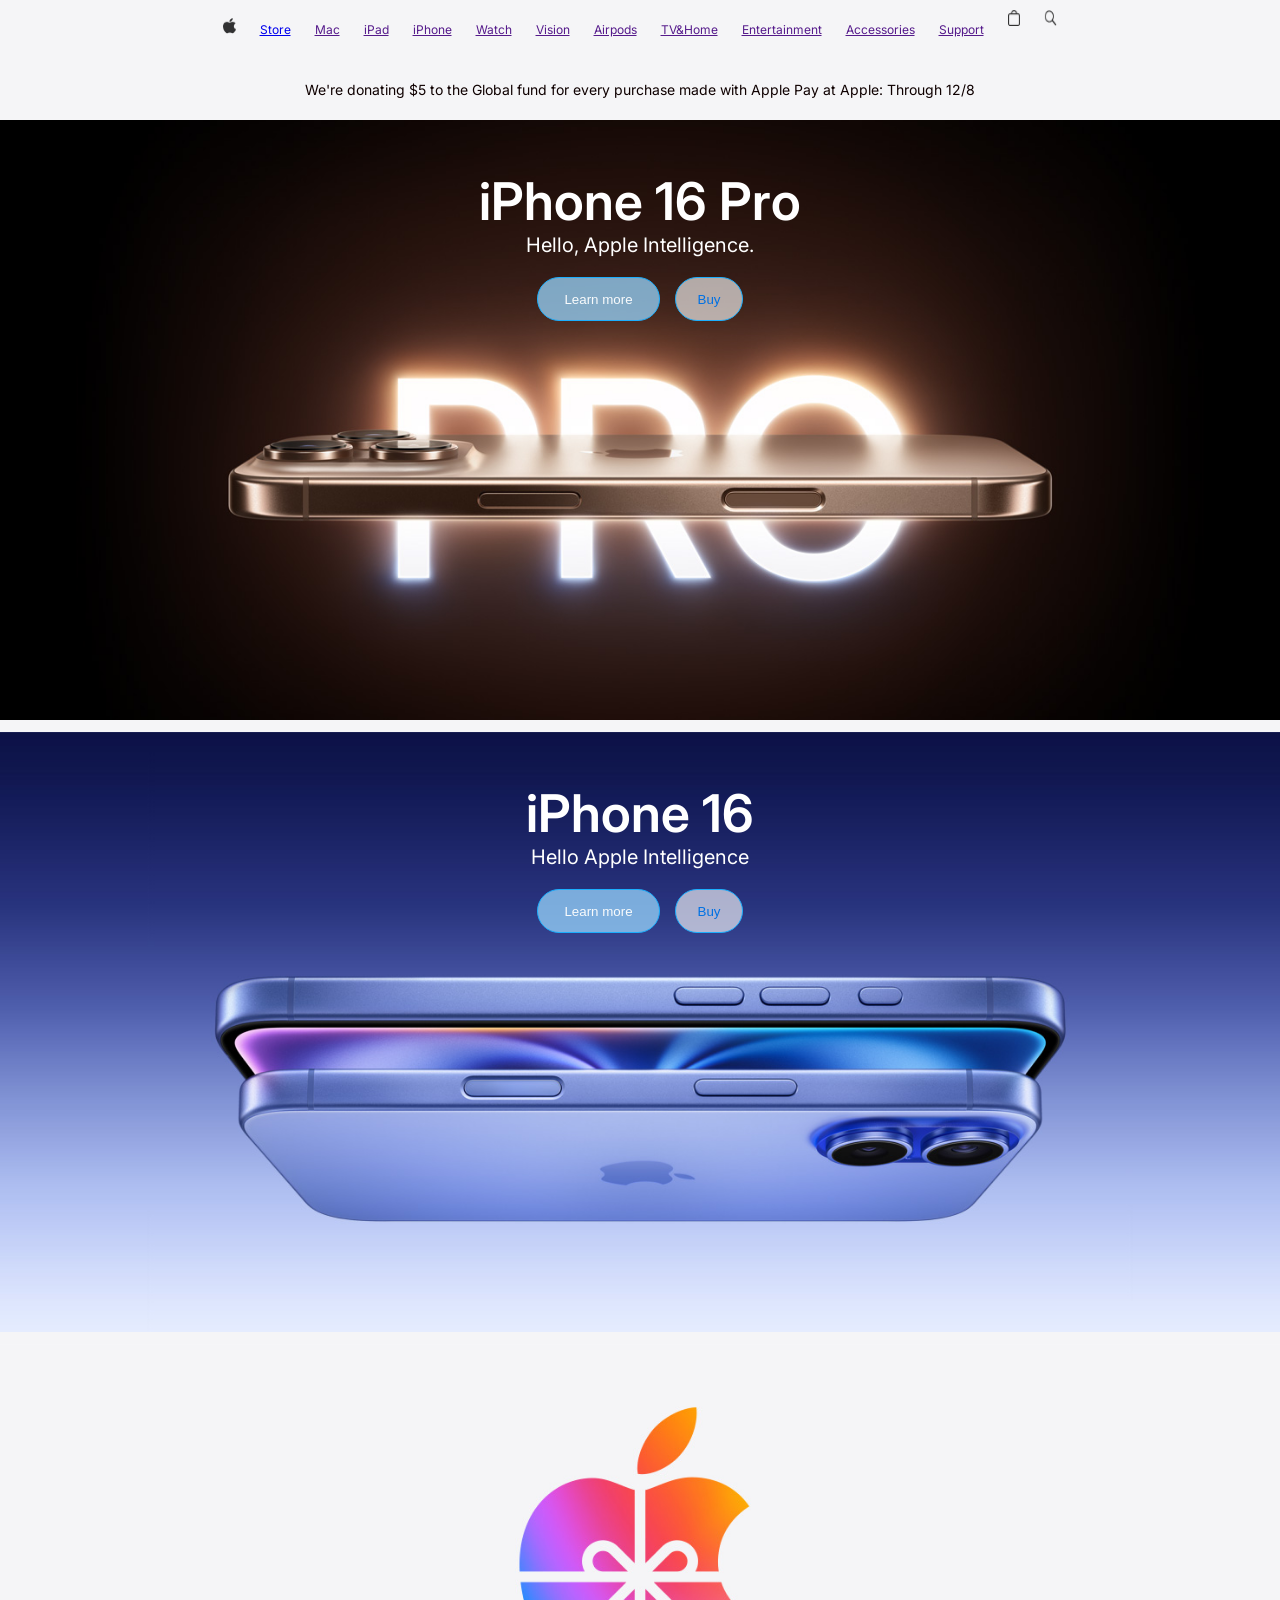
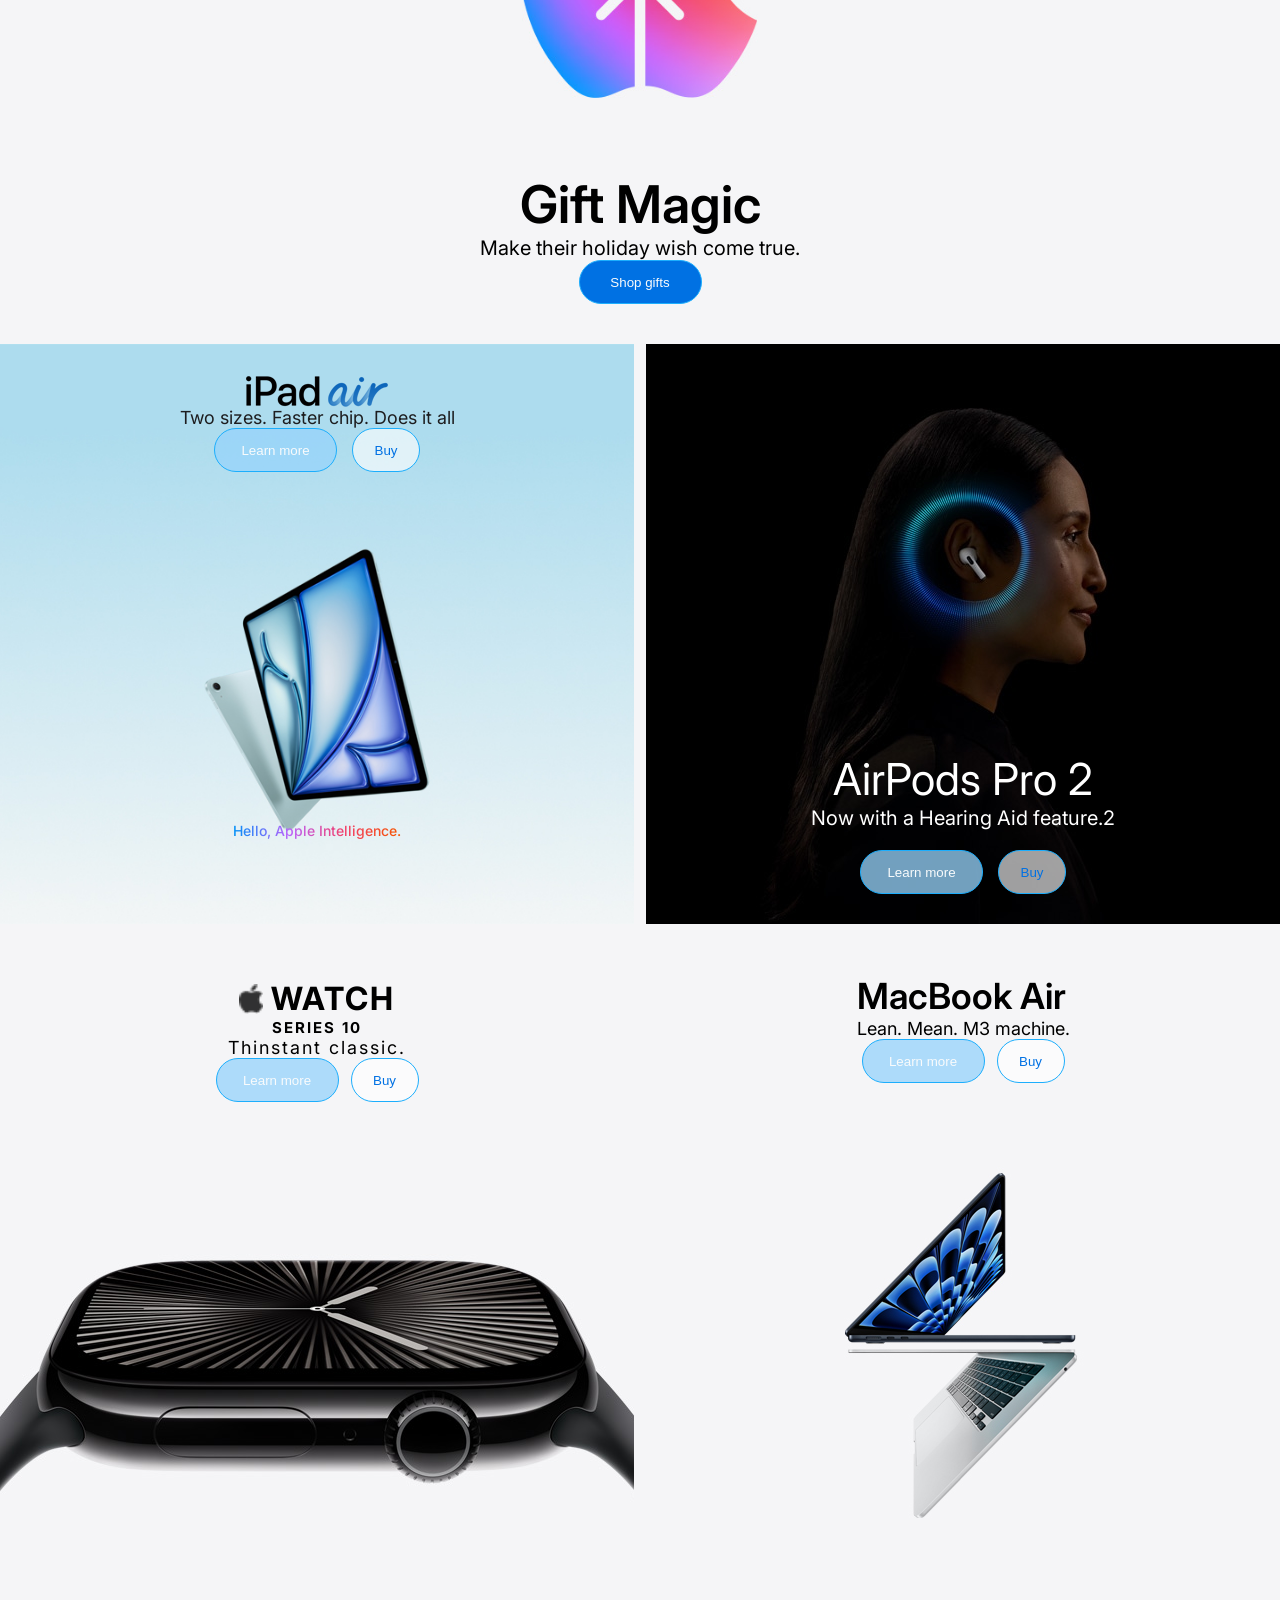
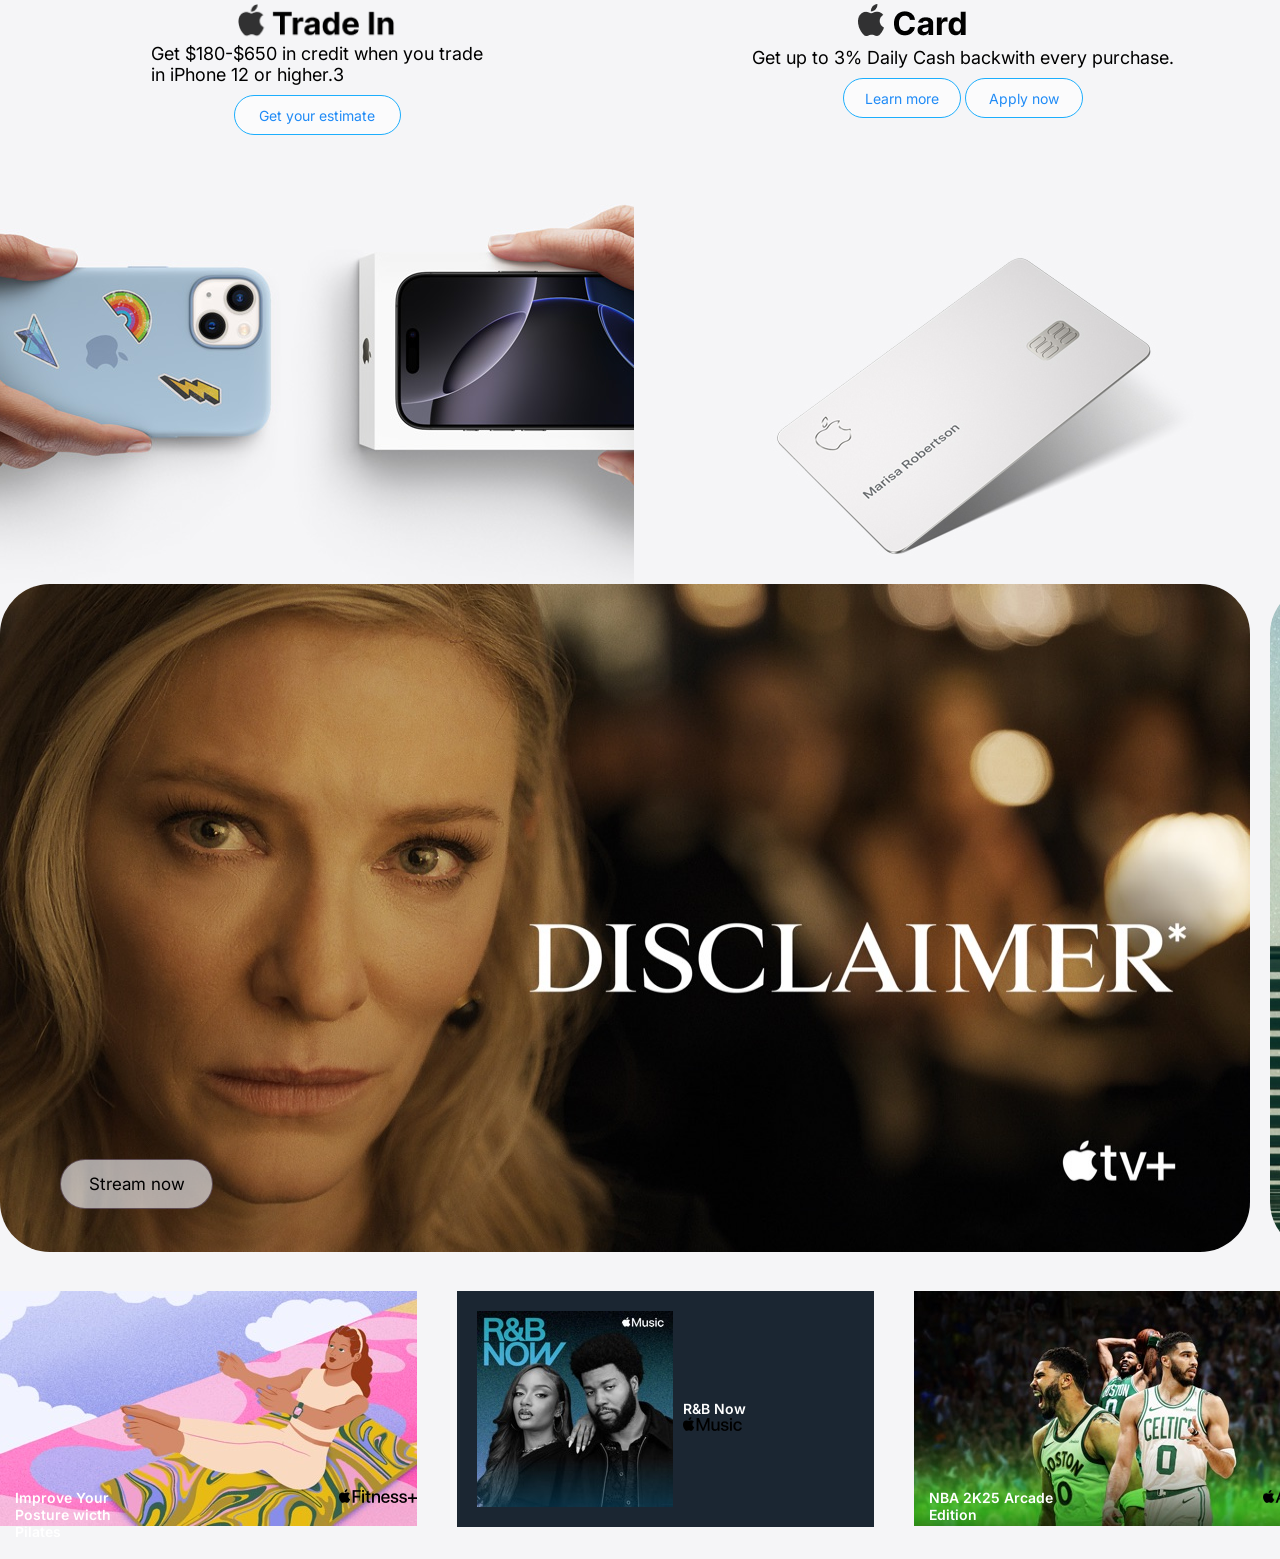
<file: index.html>
<!DOCTYPE html>
<html lang="en">
  <head>
    <meta charset="UTF-8" />
    <meta name="viewport" content="width=device-width, initial-scale=1.0" />
    <title>Document</title>
    <link rel="stylesheet" href="./applestyle.css" />
    <style>
      @import url("https://fonts.googleapis.com/css2?family=Inter:ital,opsz,wght@0,14..32,100..900;1,14..32,100..900&display=swap");
    </style>
  </head>
  <body>
    <div id="container">
      <div class="starara">
        <header class="header">
          <nav class="header-tags">
            <a href=""
              ><img src="./Vector (2).png" alt="" class="header-icons"
            /></a>
            <a href="./apple2.html">Store</a>
            <a href="">Mac</a>
            <a href="">iPad</a>
            <a href="">iPhone</a>
            <a href="">Watch</a>
            <a href="">Vision</a>
            <a href="">Airpods</a>
            <a href="">TV&Home</a>
            <a href="">Entertainment</a>
            <a href="">Accessories</a>
            <a href="">Support</a>
            <img src="./Vector (1).png" alt="" class="header-icons" />
            <img src="./Vector.png" alt="" class="header-icons" />
          </nav>
        </header>
        <div class="header second">
          <p>
            We're donating $5 to the Global fund for every purchase made with
            Apple Pay at Apple: Through 12/8
          </p>
        </div>
      </div>
      <div class="ip16pro">
        <div id="pro-text1">
          <p>iPhone 16 Pro</p>
          <p class="lil-text1">Hello, Apple Intelligence.</p>
        </div>
        <div class="buttons">
          <button class="button learn">Learn more</button>
          <button class="button buy">Buy</button>
        </div>
      </div>
      <div class="iphone16">
        <div id="iphone-text">
          <p>iPhone 16</p>
          <p class="lil-text1">Hello Apple Intelligence</p>
        </div>
        <div class="buttons">
          <button class="button learn">Learn more</button>
          <button class="button buy">Buy</button>
        </div>
      </div>
      <div class="gift-apple">
        <div id="gif-text">
          <p>Gift Magic</p>
          <p class="lil-text1">Make their holiday wish come true.</p>
        </div>
        <div class="buttons">
          <button class="button shop">Shop gifts</button>
        </div>
      </div>
      <div class="two-backs">
        <div class="ipadair1">
          <div class="ipadair2">
            <img
              src="./82056e736323cf0572d699bc8aa4af98525a979a.png"
              alt=""
              id="ipadair-pic"
            />
            <p class="padair-text">Two sizes. Faster chip. Does it all</p>
          </div>
          <div class="buttons detail1">
            <button class="button learn">Learn more</button>
            <button class="button buy">Buy</button>
          </div>
          <div class="padair-text colorful">
            <p>Hello, Apple Intelligence.</p>
          </div>
        </div>
        <div class="airpod-pro2">
          <div class="pod text">
            <p>AirPods Pro 2</p>
            <p class="lil-text1">Now with a Hearing Aid feature.2</p>
          </div>
          <div class="buttons airpod">
            <button class="button learn">Learn more</button>
            <button class="button buy">Buy</button>
          </div>
        </div>
      </div>
      <div class="twobacks2">
        <div class="watch1">
          <div class="watch-text">
            <div class="watch-header-text">
              <img src="./Vector (2).png" alt="" class="watch-icon" />
              <p class="watch-bold">WATCH</p>
            </div>
            <p id="series">SERIES 10</p>
            <p>Thinstant classic.</p>
          </div>
          <div class="buttons-watch1">
            <button class="button learn">Learn more</button>
            <button class="button buy">Buy</button>
          </div>
        </div>
        <div class="mac-air1">
          <div class="mac-air1-text">
            <p>MacBook Air</p>
            <p id="lil-text2">Lean. Mean. M3 machine.</p>
          </div>
          <div class="buttons-mac-air1">
            <button class="button learn">Learn more</button>
            <button class="button buy">Buy</button>
          </div>
        </div>
      </div>
      <div class="twobacks3">
        <div class="trade">
          <img src="./Frame 3.png" alt="" id="trade-pic" />
          <div id="text-trade">
            Get $180-$650 in credit when you trade

            <p id="text-trade2">in iPhone 12 or higher.3</p>
          </div>
          <button class="button-trade">Get your estimate</button>
        </div>
        <div class="card">
          <div class="card-text">
            <img src="./Frame 4.png" alt="" />
            <div id="card-text1">
              Get up to 3% Daily Cash back
              <p id="card-text2">with every purchase.</p>
            </div>
          </div>
          <div class="buttons-card">
            <button class="fuck">Learn more</button>
            <button class="fuck">Apply now</button>
          </div>
        </div>
      </div>
      <!-- <div class="twobacks4">
            <div class="business">
                <p>Apple for Small Business</p>
                <p id="liltext3">Hardware, software, and expert help - all in one place.</p>
                <button class="button learn">Learn more</button>
            </div>
            <div class="carrier">
                <p>Carrier deals at Apple</p>
                <p id="liltext4">Get up to $1000 in credit on a new iPhone. 
                    <p>Trade-in may be required.</p>
                </p>
                <button id="deal-button">Find your deal</button>
            </div>
        </div> -->
      <div class="scroll-movies">
        <div class="scroll-movie1">
          <img src="./movie.png.jpg" alt="" class="movies" />
          <div class="movie-genra">
            <button class="movie-button">Stream now</button>
            <p class="movie-button-text"><strong></strong></p>
          </div>
        </div>
        <div class="scroll-movie1">
          <img src="./movie1.png.jpg" alt="" class="movies" />

          <div class="movie-genra">
            <button class="movie-button">Stream now</button>
            <p class="movie-button-text"><strong></strong></p>
          </div>
        </div>
        <div class="scroll-movie1">
          <img src="./movie2.jpg" alt="" class="movies" />
          <div class="movie-genra">
            <button class="movie-button">Stream now</button>
            <p class="movie-button-text">
              <strong>Drama · </strong> Saoirse Ronan stars in a wartime family
              epic from director Steve McQueen.
            </p>
          </div>
        </div>
        <div class="scroll-movie1">
          <img src="./movie3.jpg" alt="" class="movies" />
          <div class="movie-genra">
            <button class="movie-button">Stream now</button>
            <p class="movie-button-text">
              <strong>Comedy · </strong> Will they make history...or fake it?
            </p>
          </div>
        </div>
        <div class="scroll-movie1">
          <img src="./movie4.jpg" alt="" class="movies" />
          <div class="movie-genra">
            <button class="movie-button">Stream now</button>
            <p class="movie-button-text"><strong></strong></p>
          </div>
        </div>
      </div>
      <div class="scroll-photos">
        <div id="photos">
          <div id="photos-all">
            <div class="image">
              <img src="./footer1.jpg" alt="" />
              <div class="lilpic-text">
                <p>Improve Your Posture wicth Pilates</p>
                <img src="./Vectorfit.png" alt="" class="icon-footer" />
              </div>
            </div>
            <div class="image">
              <div class="footer-detail-first">
                <img src="./footer2.jpg" alt="" class="lilphoto" />
              </div>
              <div class="lilpic2-text">
                <p>R&B Now</p>
                <img src="./Vectormusic.png" alt="" class="icon-music" />
              </div>
            </div>
            <div class="image">
              <img src="./footer3.jpg" alt="" />
              <div class="lilpic-text">
                <p>NBA 2K25 Arcade Edition</p>
                <img src="./Vectorarcade.png" alt="" class="icon-footer" />
              </div>
            </div>
            <div class="image">
              <img src="./footer4.jpg" alt="" />
              <div class="lilpic-text">
                <p>Strength with Kim</p>
                <img src="./Vectorfit+.png" alt="" class="icon-footer" />
              </div>
            </div>
            <div class="image">
              <div class="footer-detail-second">
                <img src="./footer5.jpg" alt="" class="lilphoto" />
                <div class="lilpic2-text">
                  <p>Good music.</p>
                  <img src="./Vectormusic.png" alt="" class="icon-music" />
                </div>
              </div>
            </div>
            <div class="image">
              <div class="footer-detail-third">
                <img src="./footer7.jpg" alt="" class="lilphoto" />
              </div>
            </div>
          </div>
        </div>
      </div>
    </div>
  </body>
</html>
</file>
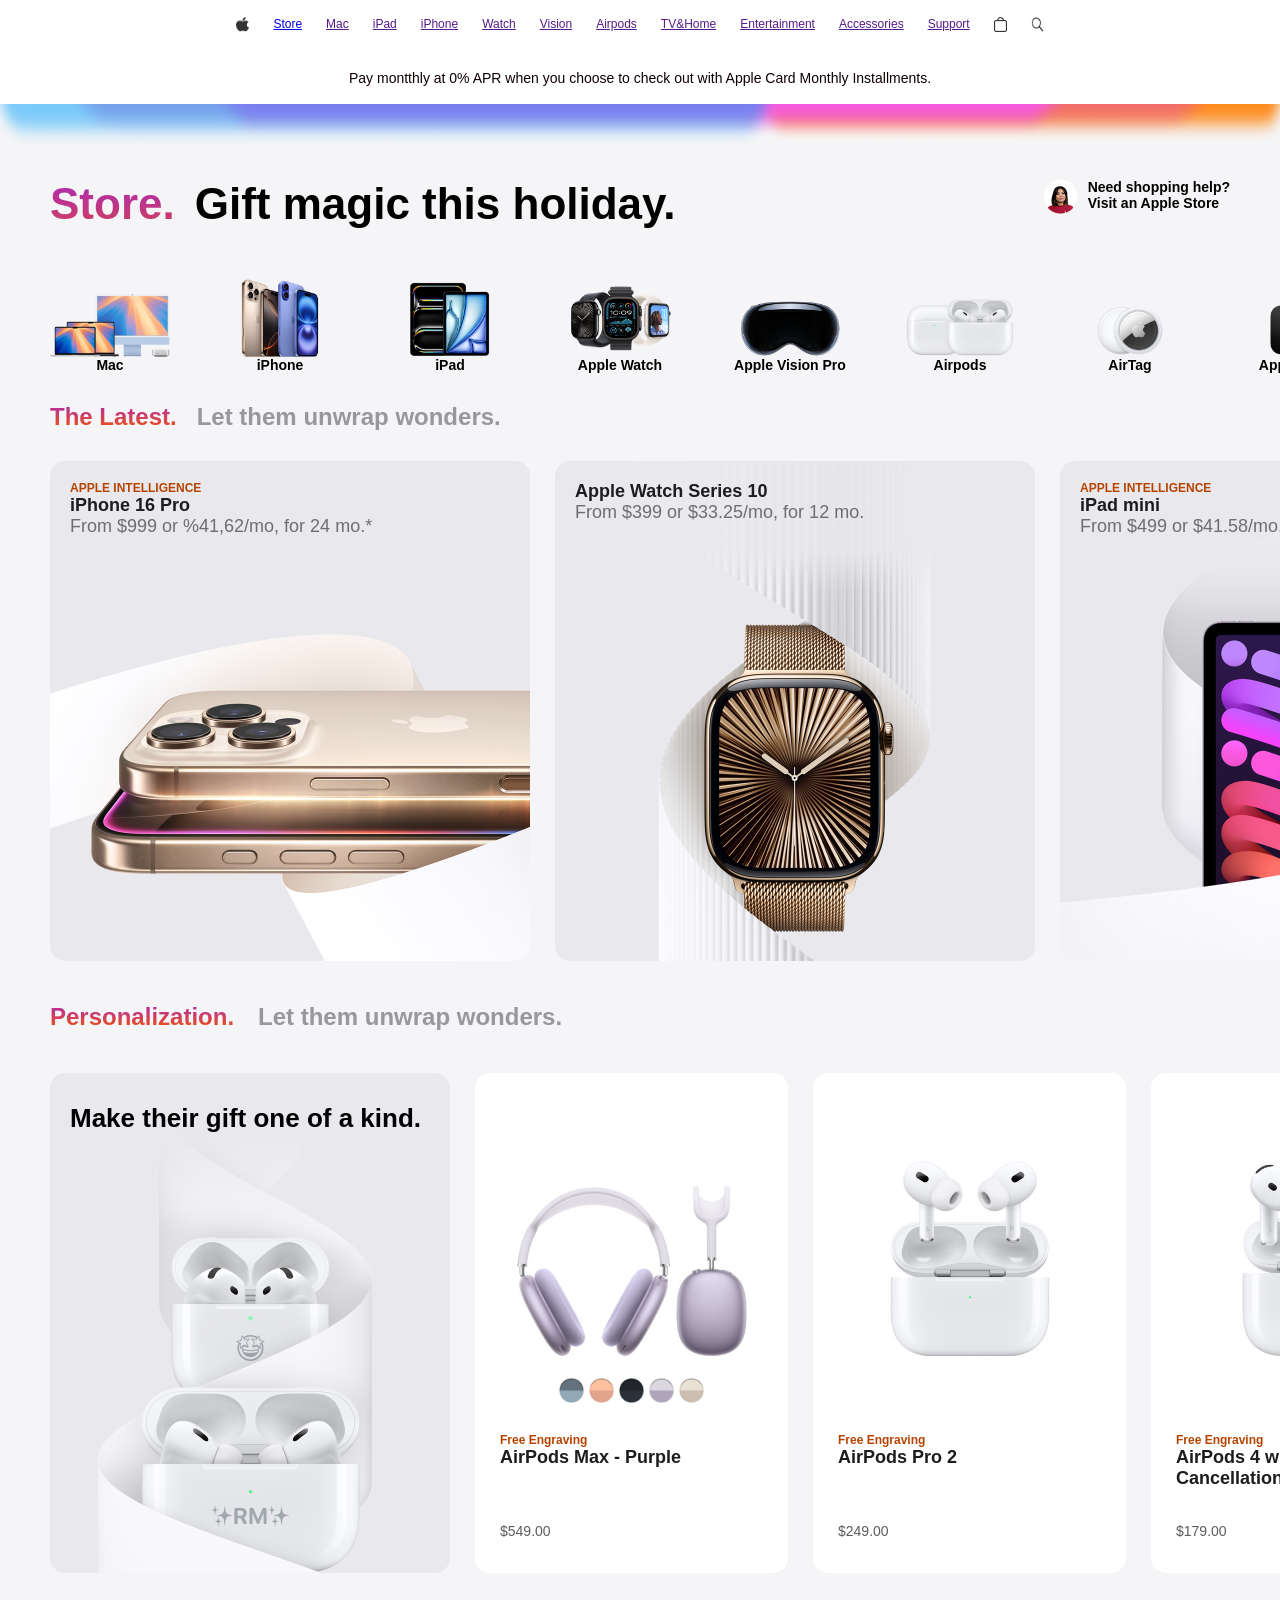
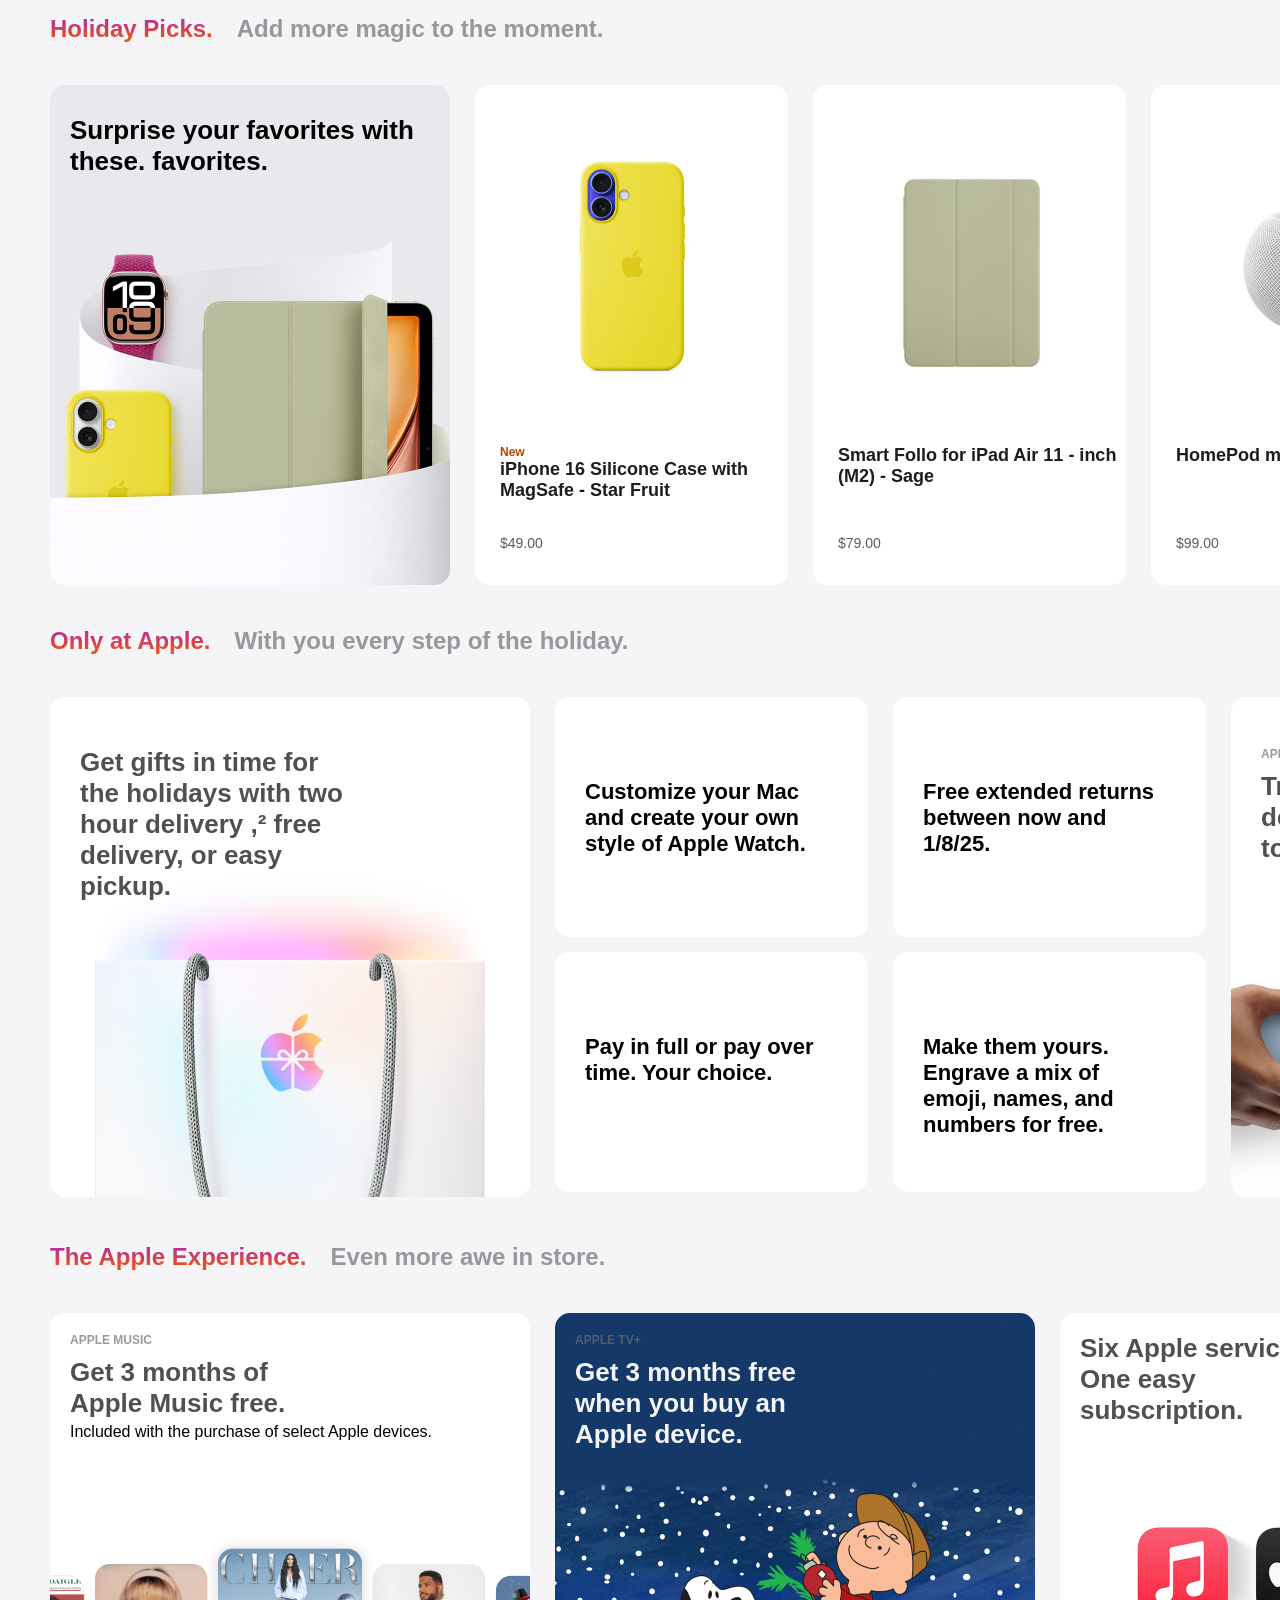
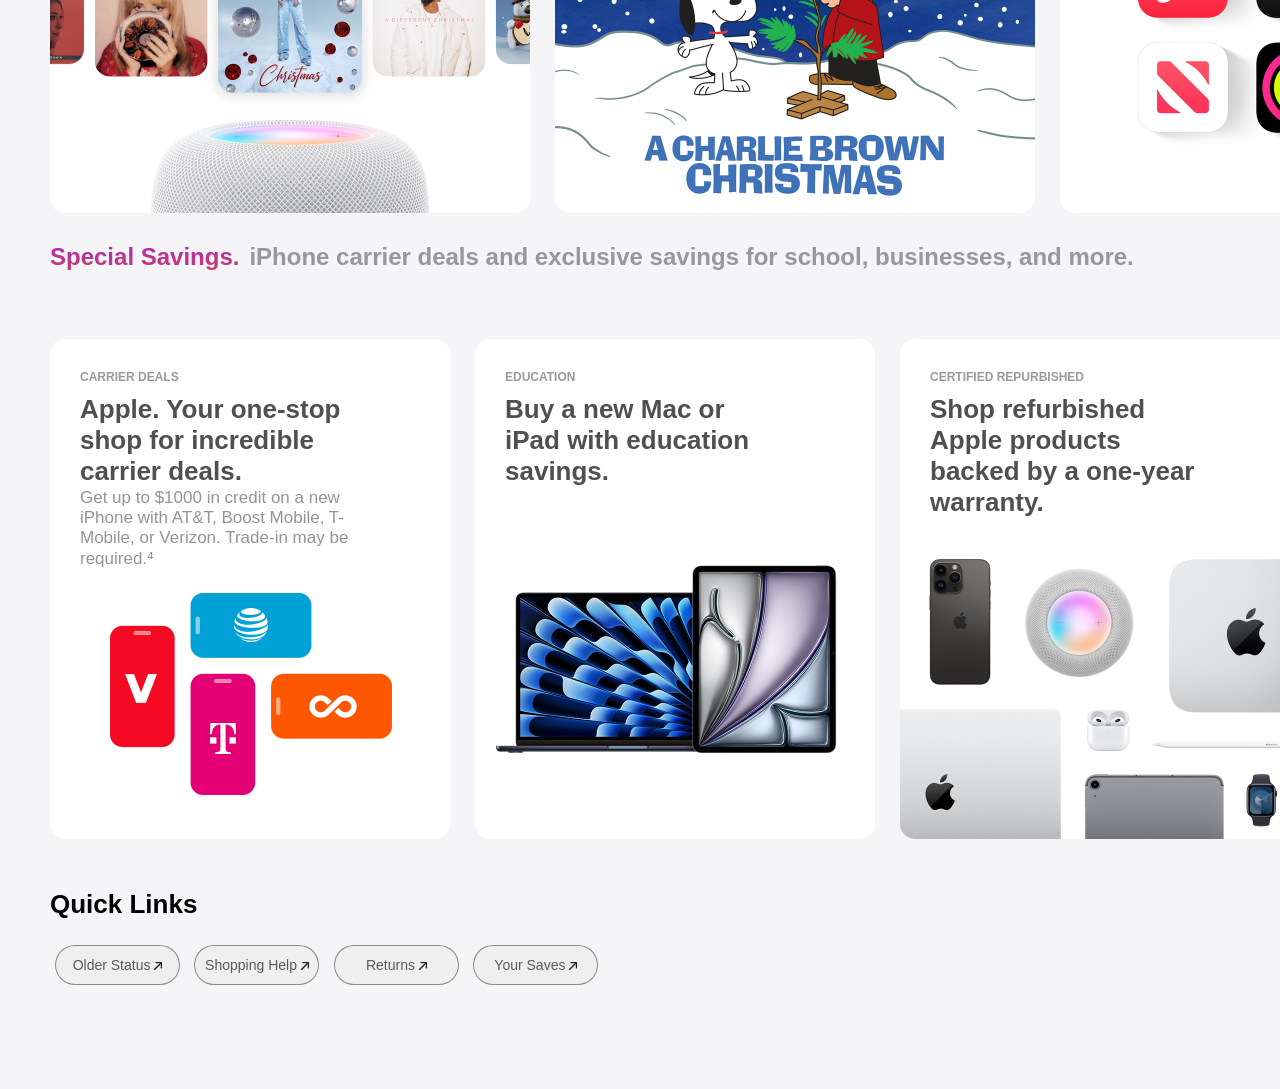
<file: apple2.html>
<!DOCTYPE html>
<html lang="en">
  <head>
    <meta charset="UTF-8" />
    <meta name="viewport" content="width=device-width, initial-scale=1.0" />
    <title>Document</title>
    <link rel="stylesheet" href="./applestyle2.css" />
  </head>
  <body>
    <div id="container">
      <div class="starara">
        <header class="header">
          <nav id="header-tags">
            <a href="./apple.html"
              ><img src="./Vector (2).png" alt="" class="header-icons"
            /></a>
            <a href="./apple2.html">Store</a>
            <a href="">Mac</a>
            <a href="">iPad</a>
            <a href="">iPhone</a>
            <a href="">Watch</a>
            <a href="">Vision</a>
            <a href="">Airpods</a>
            <a href="">TV&Home</a>
            <a href="">Entertainment</a>
            <a href="">Accessories</a>
            <a href="">Support</a>
            <a href=""
              ><img src="./Vector (1).png" alt="" class="header-icons"
            /></a>
            <a href=""
              ><img src="./Vector.png" alt="" class="header-icons"
            /></a>
          </nav>
        </header>
      </div>
      <div class="header second">
        <p>
          Pay montthly at 0% APR when you choose to check out with Apple Card
          Monthly Installments.
        </p>
      </div>
      <img src="./Background (8).png" alt="" id="gra-pic" />
      <div class="gradient-back">
        <div id="gradient-line">
          <div id="taniltsuulga">
            <p class="holiday-text Store">Store.</p>
            <p id="gift-text">Gift magic this holiday.</p>
          </div>
          <div id="zuragtai-taniltsuulga">
            <img
              src="./f2b679ae6791d18fc8aeadd75a3c2d3e35c715ef.jpg"
              alt=""
              id="neg-huuhen"
            />
            <div id="text-zurag">
              <p>Need shopping help?</p>
              <p>Visit an Apple Store</p>
            </div>
          </div>
        </div>
      </div>
      <div id="lil-photos">
        <div class="lil-photos-card">
          <img src="./imac.png" alt="" class="header-photos" />
          <p>Mac</p>
        </div>
        <div class="lil-photos-card">
          <img src="iphones.png" alt="" class="header-photos" />
          <p>iPhone</p>
        </div>
        <div class="lil-photos-card">
          <img src="./ipad.png" alt="" class="header-photos" />
          <p>iPad</p>
        </div>
        <div class="lil-photos-card">
          <img src="./iwatchs.png" alt="" class="header-photos" />
          <p>Apple Watch</p>
        </div>
        <div class="lil-photos-card">
          <img src="./visionpro.png" alt="" class="header-photos" />
          <p>Apple Vision Pro</p>
        </div>
        <div class="lil-photos-card">
          <img
            src="./f09ef14c12d4141a917468ed4a80edfbf5b64963.png"
            alt=""
            class="header-photos"
          />
          <p>Airpods</p>
        </div>
        <div class="lil-photos-card">
          <img src="./locater.png" alt="" class="header-photos" />
          <p>AirTag</p>
        </div>
        <div class="lil-photos-card">
          <img src="./remote.png" alt="" class="header-photos" />
          <p>Apple TV 4K</p>
        </div>
        <div class="lil-photos-card">
          <img src="./speaker.png" alt="" class="header-photos" />
          <p>Homepod</p>
        </div>
        <div class="lil-photos-card">
          <img
            src="./245ccbb0018762dccd01a6ddb76676d8afab6b36.png"
            alt=""
            class="header-photos"
          />
          <p>Accessories</p>
        </div>
        <div class="lil-photos-card">
          <img src="./apple.logo.colorful.png" alt="" class="header-photos" />
          <p>Apple Gift Card</p>
        </div>
      </div>

      <div class="scroll-photos">
        <div class="header-second">
          <p class="colorful-text">The Latest.</p>
          <p class="gray-text">Let them unwrap wonders.</p>
        </div>
        <div class="scroll-tags">
          <div class="cards1">
            <img src="./iphone.gold.jpg" alt="" class="picc" />
            <div class="card-text">
              <p class="tiny-header">APPLE INTELLIGENCE</p>
              <p class="big-text">iPhone 16 Pro</p>
              <p class="tiny-text">From $999 or %41,62/mo, for 24 mo.*</p>
            </div>
          </div>
          <div class="cards1">
            <img src="./iwatch.gold.jpg" alt="" class="picc" />
            <div class="card-text">
              <p class="big-text">Apple Watch Series 10</p>
              <p class="tiny-text">From $399 or $33.25/mo, for 12 mo.</p>
            </div>
          </div>
          <div class="cards1">
            <img src="./mini.pad.jpg" alt="" class="picc" />
            <div class="card-text">
              <p class="tiny-header">APPLE INTELLIGENCE</p>
              <p class="big-text">iPad mini</p>
              <p class="tiny-text">From $499 or $41.58/mo, for 12 mo.</p>
            </div>
          </div>
          <div class="cards1">
            <img
              src="./8943d8c585c4f4bb4720641745b1cce65bdd8f0e (1).jpg"
              alt=""
              class="picc"
            />
            <div class="card-text">
              <p class="tiny-header">APPLE INTELLIGENCE</p>
              <p class="big-text">MacBook Pro</p>
              <p class="tiny-text">From $1599 or $133.25/mo, for 12 mo.</p>
            </div>
          </div>
        </div>
      </div>
      <div class="header third">
        <p class="colorful-text">Personalization.</p>
        <p class="gray-text">Let them unwrap wonders.</p>
      </div>

      <div class="scroll-photos-2">
        <div class="scroll-tags2">
          <div class="cards">
            <img src="./two.airpods.jpg" alt="" id="airpodspic" />
            <div class="big-text airpod">
              <p>Make their gift one of a kind.</p>
            </div>
          </div>
        </div>
        <div class="scroll-tags2">
          <div class="cards2">
            <img src="./headphone.jpg" alt="" class="basic-photos" />
            <div class="dots">
              <img src="./dot1.jpg" alt="" class="dot" /><img
                src="./dot2.jpg"
                alt=""
                class="dot"
              /><img src="./dot3.jpg" alt="" class="dot" /><img
                src="./dot4.jpg"
                alt=""
                class="dot"
              /><img src="./dot5.jpg" alt="" class="dot" />
            </div>
            <div class="card-text2">
              <p class="tiny-header">Free Engraving</p>
              <p class="big-text">AirPods Max - Purple</p>
            </div>
            <p class="price">$549.00</p>
          </div>
        </div>
        <div class="scroll-tags2">
          <div class="cards2">
            <img src="./airpod.pro.single.jpg" alt="" class="basic-photos" />
            <div class="card-text2">
              <p class="tiny-header">Free Engraving</p>
              <p class="big-text">AirPods Pro 2</p>
            </div>
            <p class="price">$249.00</p>
          </div>
        </div>
        <div class="scroll-tags2">
          <div class="cards2">
            <img src="./airpod-scroll.jpg.jpg" alt="" class="basic-photos" />
            <div class="card-text2">
              <p class="tiny-header">Free Engraving</p>
              <p class="big-text">AirPods 4 with Active Noise Cancellation</p>
            </div>
            <p class="price">$179.00</p>
          </div>
        </div>
        <div class="scroll-tags2">
          <div class="cards2">
            <img src="./ipen.jpg" alt="" class="basic-photos" />
            <div class="card-text2">
              <p class="tiny-header">New</p>
              <p class="big-text">Apple Pencil Pro</p>
            </div>
            <p class="price">$49.00</p>
          </div>
        </div>
        <div class="scroll-tags2">
          <div class="cards2">
            <img src="./airpod.pro.single.jpg" alt="" class="basic-photos" />
            <div class="card-text2">
              <p class="tiny-header">Free Engraving</p>
              <p class="big-text">AirPods Pro 2</p>
            </div>
            <p class="price">$249.00</p>
          </div>
        </div>
      </div>
      <div class="header third">
        <p class="colorful-text">Holiday Picks.</p>
        <p class="gray-text">Add more magic to the moment.</p>
      </div>
      <div class="scroll-photos-2">
        <div class="scroll-tags2">
          <div class="cards">
            <img src="./ip.ipad.iwatch.jpg" alt="" id="airpodspic" />
            <div class="big-text airpod">
              <p>Surprise your favorites with these. favorites.</p>
            </div>
          </div>
        </div>

        <div class="scroll-tags2">
          <div class="cards2">
            <img src="./yellolip.jpg" alt="" class="basic-photos" />
            <div class="card-text2">
              <p class="tiny-header">New</p>
              <p class="big-text">
                iPhone 16 Silicone Case with MagSafe - Star Fruit
              </p>
            </div>
            <p class="price">$49.00</p>
          </div>
        </div>
        <div class="scroll-tags2">
          <div class="cards2">
            <img src="./smartfollo.jpg" alt="" class="basic-photos" />
            <div class="card-text2">
              <p class="big-text">
                Smart Follo for iPad Air 11 - inch (M2) - Sage
              </p>
            </div>
            <p class="price">$79.00</p>
          </div>
        </div>
        <div class="scroll-tags2">
          <div class="cards2">
            <img src="./homepod.jpg" alt="" class="basic-photos" />
            <div class="card-text2">
              <p class="big-text">HomePod mini - White</p>
            </div>
            <p class="price">$99.00</p>
          </div>
        </div>
        <div class="scroll-tags2">
          <div class="cards2">
            <img src="./beats.jpg" alt="" class="basic-photos" />
            <div class="card-text2">
              <p class="tiny-header">New</p>
              <p class="big-text">
                Beats Solo 4 - On-Ear Wireless Headphones - Slate Blue
              </p>
            </div>
            <p class="price">$79.00</p>
          </div>
        </div>
        <div class="scroll-tags2">
          <div class="cards2">
            <img src="./yellolip.jpg" alt="" class="basic-photos" />
            <div class="card-text2">
              <p class="tiny-header">Free Engraving</p>
              <p class="big-text">iPhone 16 Pro</p>
            </div>
            <p class="price">$249.00</p>
          </div>
        </div>
      </div>
      <div class="header third">
        <p class="colorful-text">Only at Apple.</p>
        <p class="gray-text">With you every step of the holiday.</p>
      </div>
      <div class="trade-in">
        <div class="giftbag">
          <img src="./giftbag.jpg" alt="" class="big-pic" />
          <div class="giftbag-text1">
            <p class="tom-text">
              Get gifts in time for the holidays with two hour delivery ,² free
              delivery, or easy pickup.
            </p>
          </div>
        </div>
        <div class="four-texts1">
          <div class="custom-tags">
            <p class="lil-button-text">
              Customize your Mac and create your own style of Apple Watch.
            </p>
          </div>
          <div class="custom-tags">
            <p class="lil-button-text">
              Pay in full or pay over time. Your choice.
            </p>
          </div>
        </div>
        <div class="four-texts2">
          <div class="custom-tags">
            <p class="lil-button-text">
              Free extended returns between now and 1/8/25.
            </p>
          </div>
          <div class="custom-tags">
            <p class="lil-button-text">
              Make them yours. Engrave a mix of emoji, names, and numbers for
              free.
            </p>
          </div>
        </div>
        <div class="giftbag hand2hand">
          <img src="./hand-hand.jpg" alt="" class="big-pic" />
          <div class="giftbag-text2">
            <p class="trade-lil-text">APPLE TRADE IN</p>
            <p class="tom-text">
              Trade in your current device. Get credit toward a new one.³
            </p>
          </div>
        </div>
        <div class="giftbag hand2hand">
          <img src="./idpic.jpg" alt="" class="big-pic" />
          <div class="giftbag-text2">
            <p class="trade-lil-text">APPLE TRADE IN</p>
            <p class="tom-text">
              Find gifts with an Apple Specialist in a store or online.
            </p>
          </div>
        </div>
      </div>
      <div class="header third">
        <p class="colorful-text">The Apple Experience.</p>
        <p class="gray-text">Even more awe in store.</p>
      </div>
      <div class="scroll-tags">
        <div class="cards1">
          <img
            src="./fe1e7ece87047c95faa8a68f17e8867914317976 (1).jpg"
            alt=""
            class="picc"
          />
          <div class="card-text">
            <p class="trade-lil-text">APPLE MUSIC</p>
            <p class="tom-text">Get 3 months of Apple Music free.</p>
            <p class="jijkenn">
              Included with the purchase of select Apple devices.
            </p>
          </div>
        </div>
        <div class="cards1">
          <img src="./charlie.png" alt="" class="picc" />
          <div class="card-text">
            <p class="trade-lil-text">APPLE TV+</p>
            <p class="tom-text charlie">
              Get 3 months free when you buy an Apple device.
            </p>
          </div>
        </div>
        <div class="cards1">
          <img src="./apps.jpg" alt="" class="picc" />
          <div class="card-text">
            <p class="tom-text">Six Apple services. One easy subscription.</p>
          </div>
        </div>
        <div class="cards1">
          <img src="./apples.jpg" alt="" class="picc" />
          <div class="card-text">
            <p class="trade-lil-text">APPLE INTELLIGENCE</p>
            <p class="tom-text">
              New features for writing, focus,communication, and more.
            </p>
          </div>
        </div>
      </div>
      <div class="header-last third">
        <p class="colorful-text">Special Savings.</p>
        <p class="gray-text">
          iPhone carrier deals and exclusive savings for school, businesses, and
          more.
        </p>
      </div>

      <div class="scroll-images-bottom">
        <div class="cards-full">
          <img src="./VTinfiniti.jpg" alt="" class="last" />
          <div class="cards-text2">
            <p class="last-liltext">CARRIER DEALS</p>
            <p class="tom-text">
              Apple. Your one-stop shop for incredible carrier deals.
            </p>
            <p class="jijken-text">
              Get up to $1000 in credit on a new iPhone with AT&T, Boost Mobile,
              T-Mobile, or Verizon. Trade-in may be required.⁴
            </p>
          </div>
        </div>

        <div class="cards-full">
          <img src="./macipad.jpg" alt="" class="last" />
          <div class="cards-text2">
            <p class="last-liltext">EDUCATION</p>
            <p class="tom-text">
              Buy a new Mac or iPad with education savings.
            </p>
          </div>
        </div>

        <div class="cards-full">
          <img src="./alltype.jpg" alt="" class="last" />
          <div class="cards-text2">
            <p class="last-liltext">CERTIFIED REPURBISHED</p>
            <p class="tom-text">
              Shop refurbished Apple products backed by a one-year warranty.
            </p>
          </div>
        </div>

        <div class="cards-full">
          <img src="./ip.jpg" alt="" class="last" />
          <div class="cards-text2">
            <p class="last-liltext">BUSINESS</p>
            <p class="tsgaan-text">
              From enterprise to small business, we'll work with you.
            </p>
          </div>
        </div>

        <div class="cards-full">
          <img src="./mac.jpg" alt="" class="last" />
          <div class="cards-text2">
            <p class="last-liltext">GOVERNMENT</p>
            <p class="tom-text">
              Special pricing is available for state, local, and federal
              agencies.
            </p>
          </div>
        </div>
      </div>
      <div class="footer">
        <div id="footer-tags">
          <p id="quick-text">Quick Links</p>
          <button class="buttons">
            Older Status <img src="./mdkueee.png" alt="" class="duus" />
          </button>
          <button class="buttons">
            Shopping Help <img src="./mdkueee.png" alt="" class="duus" />
          </button>
          <button class="buttons">
            Returns <img src="./mdkueee.png" alt="" class="duus" />
          </button>
          <button class="buttons">
            Your Saves <img src="./mdkueee.png" alt="" class="duus" />
          </button>
        </div>
      </div>
    </div>
  </body>
</html>
</file>
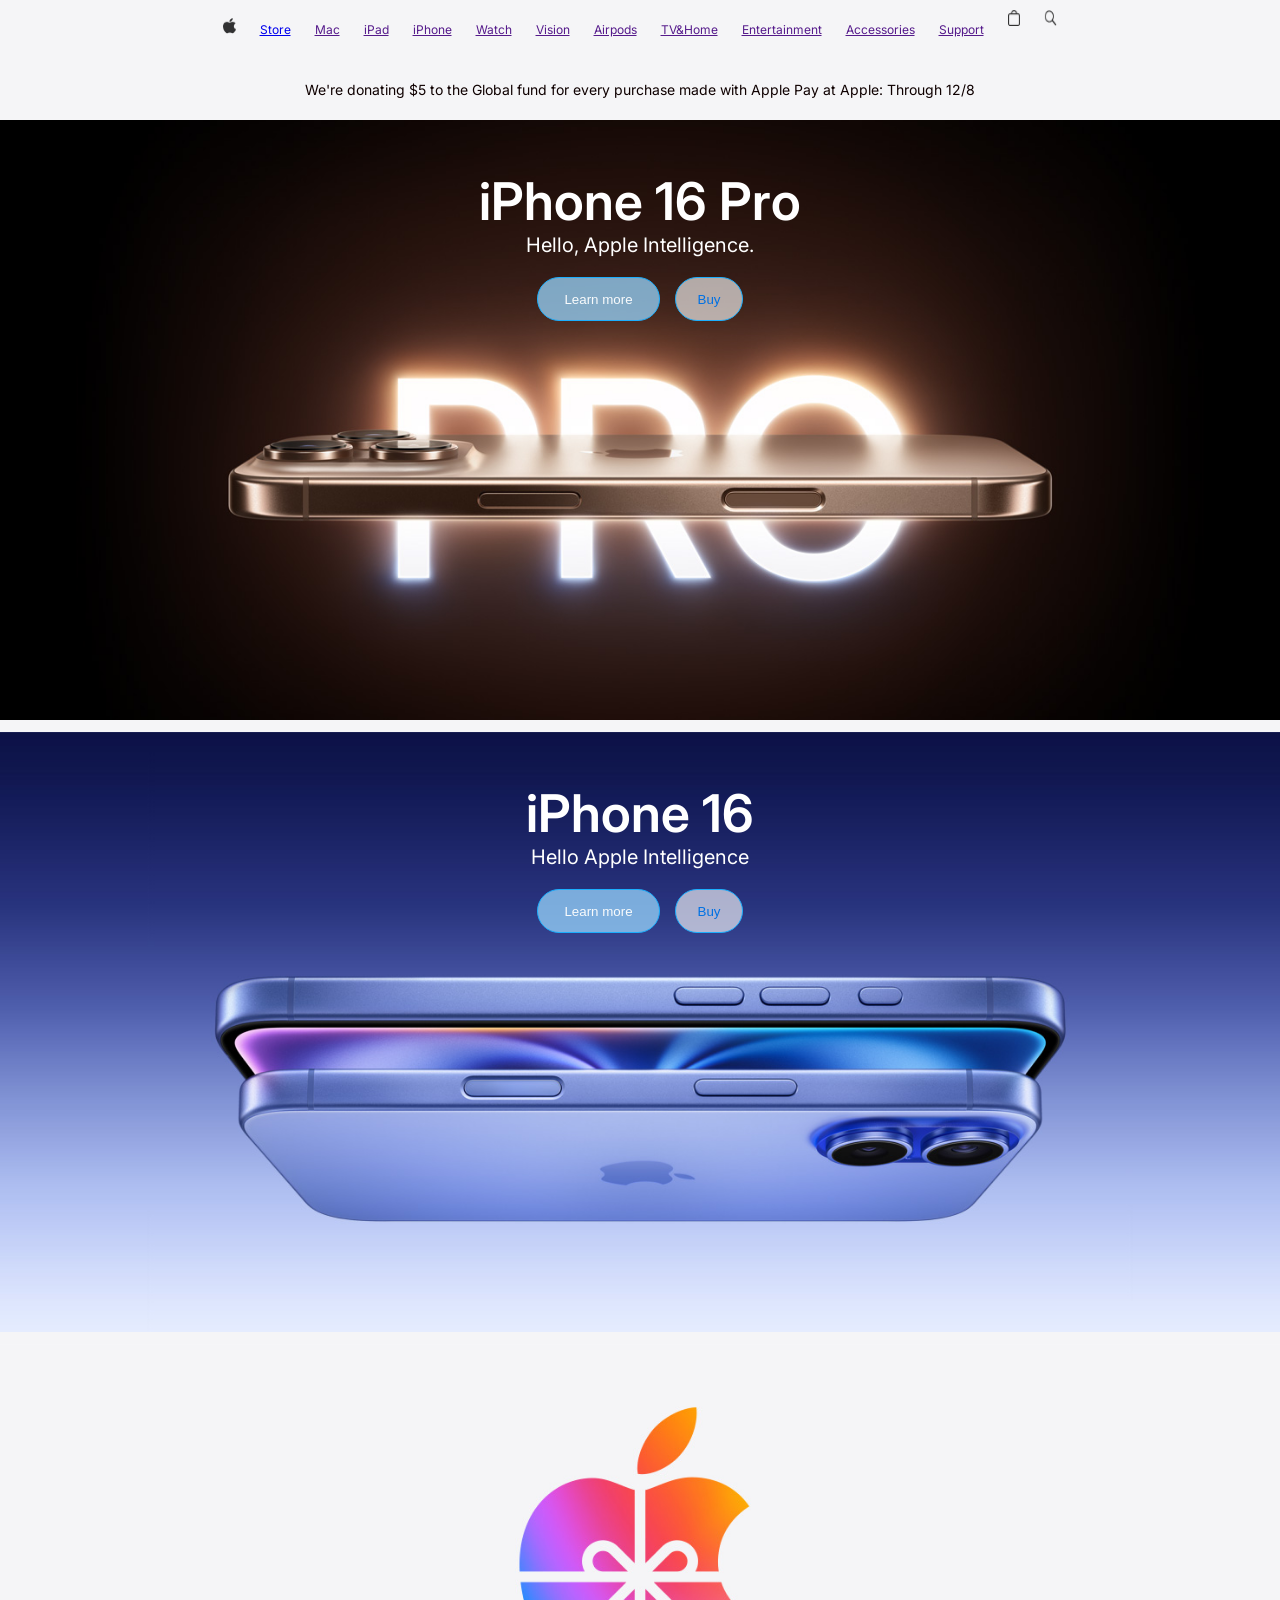
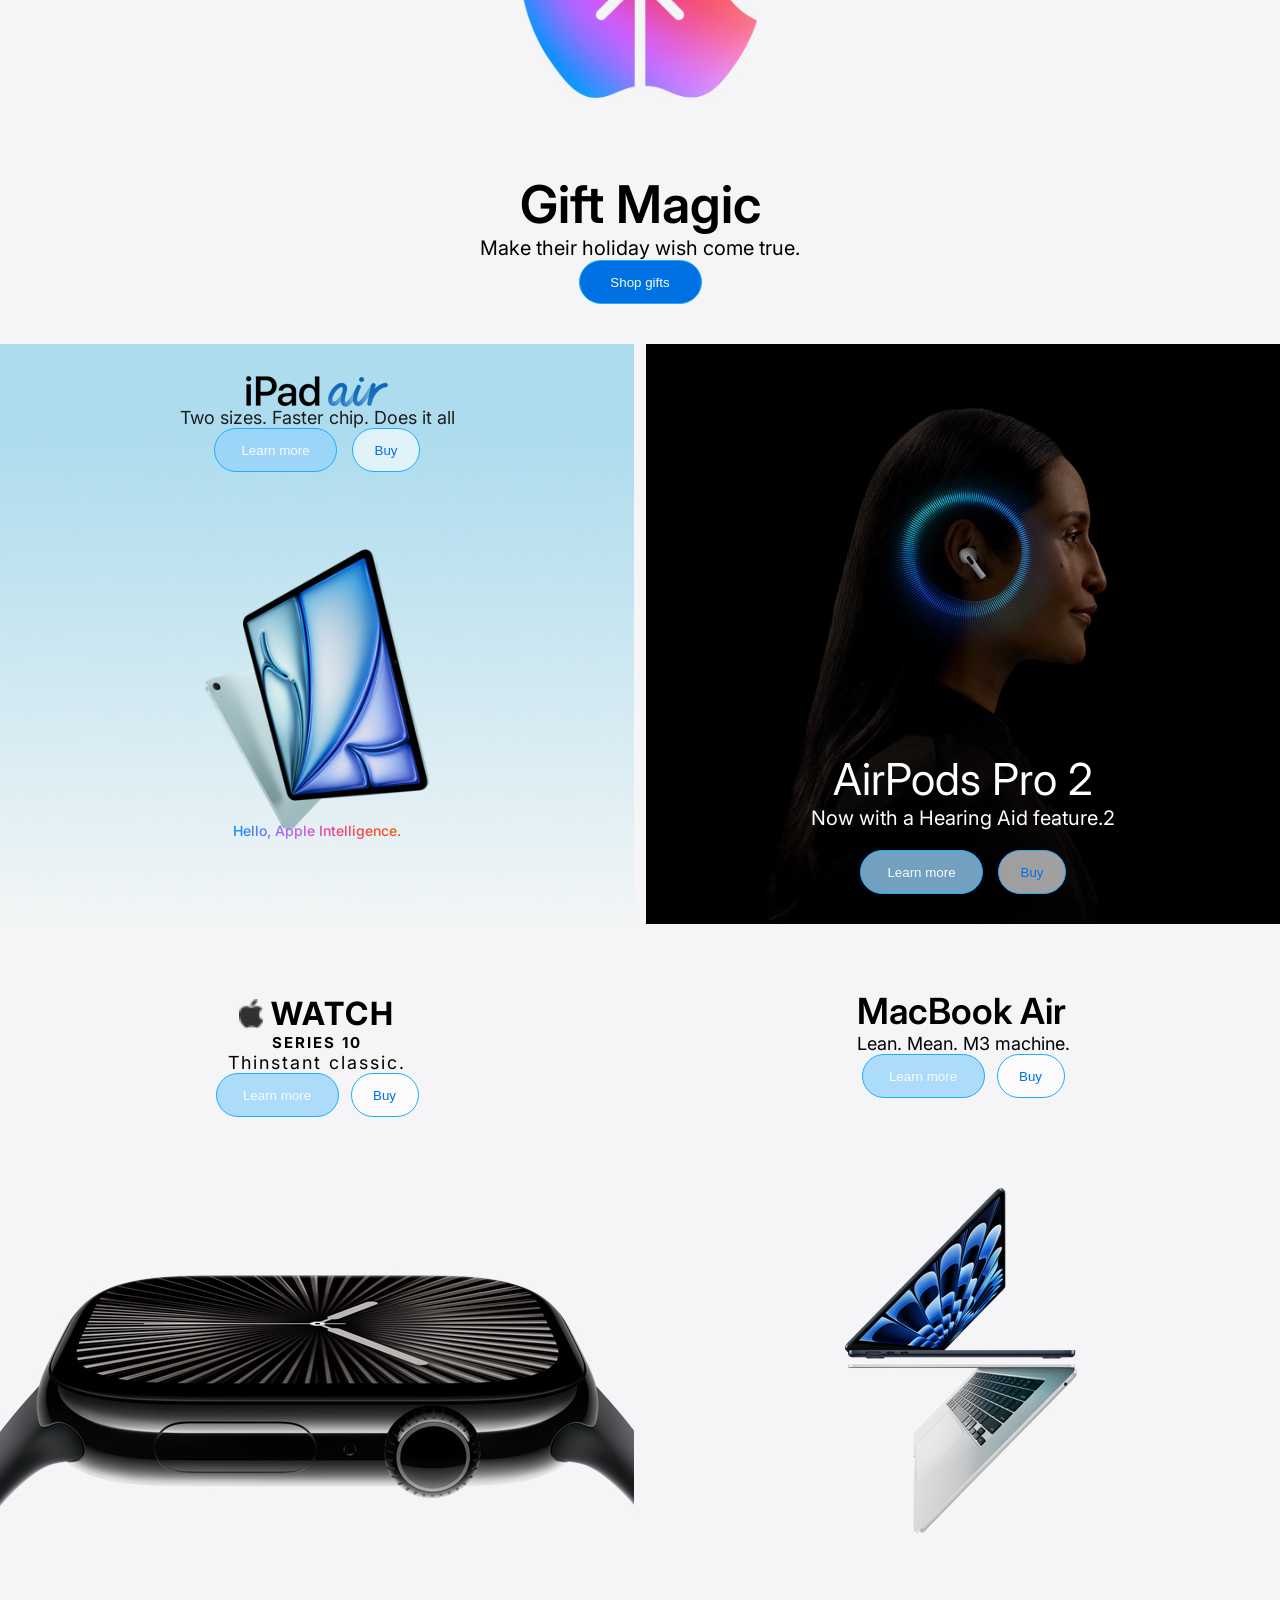
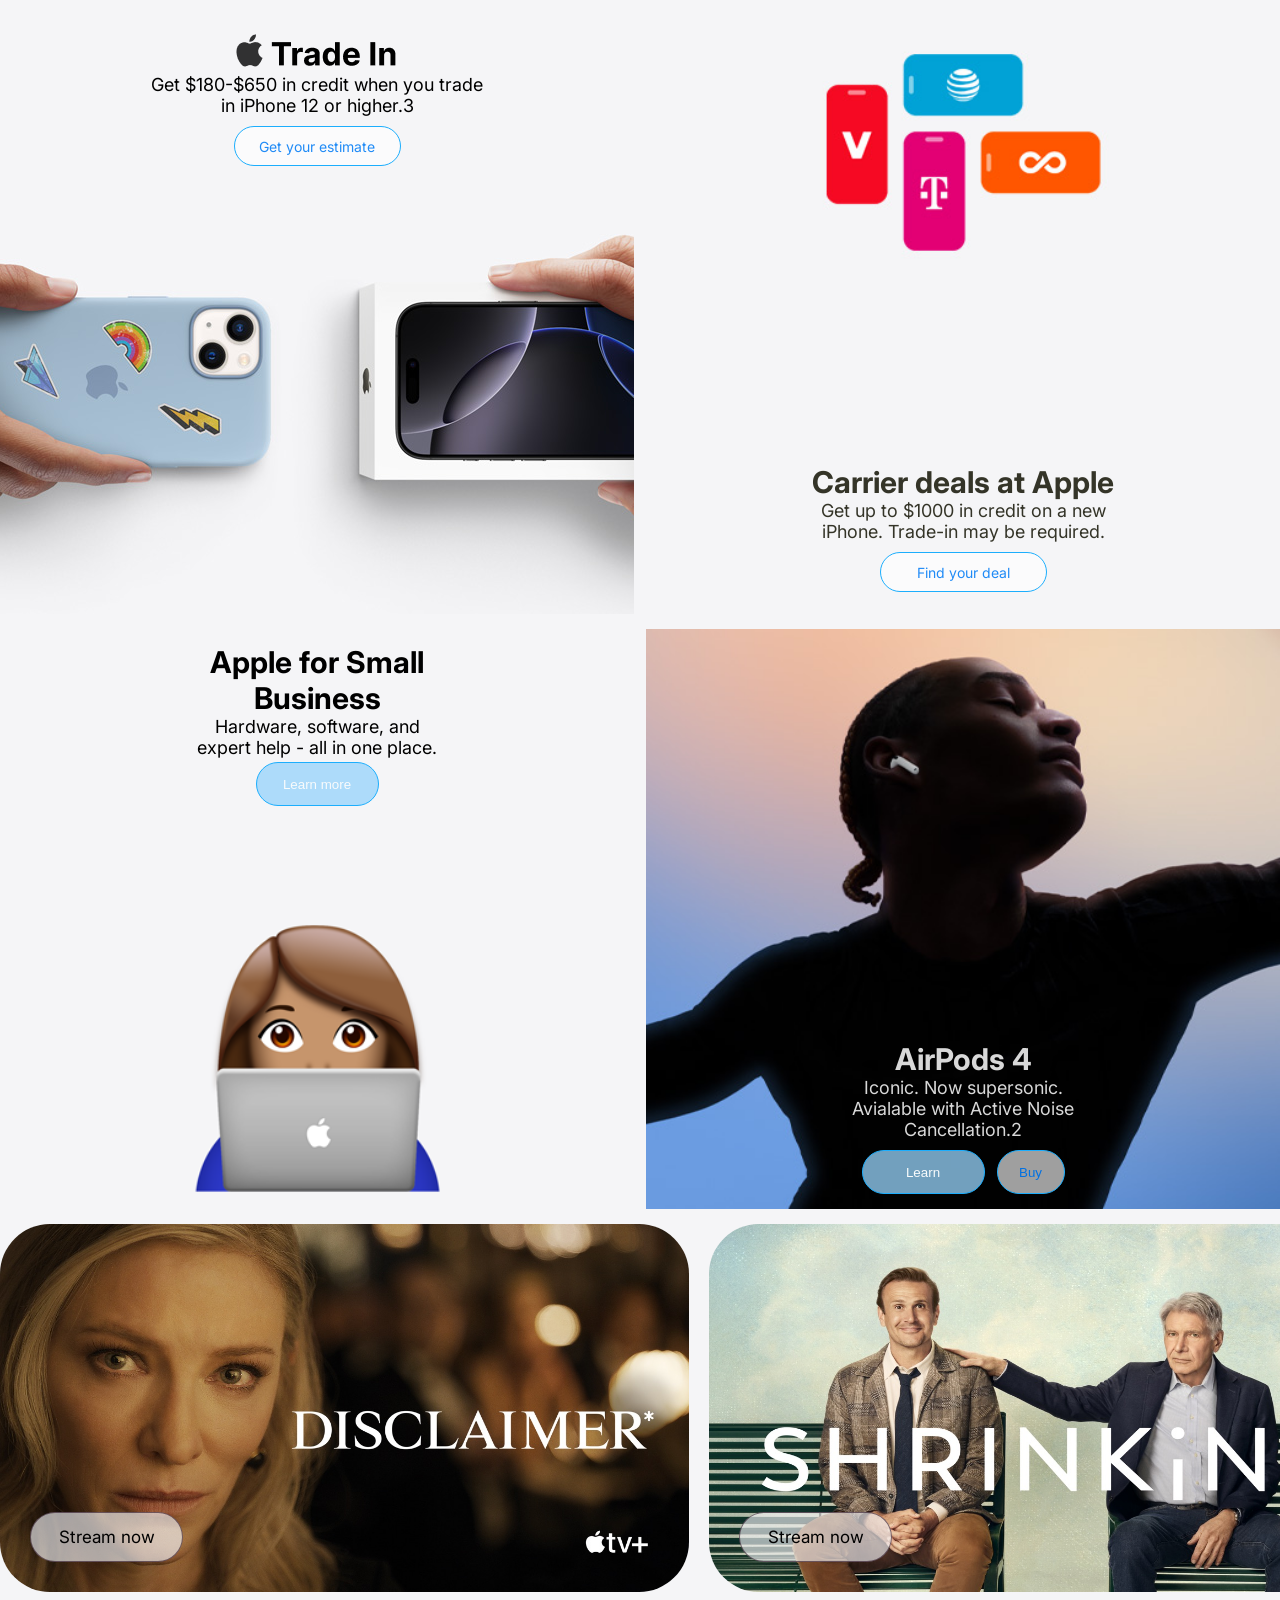
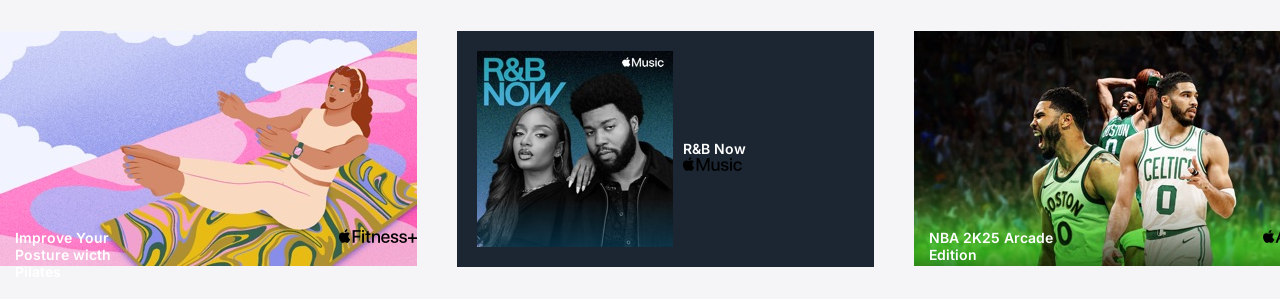
<file: index2.html>
<!DOCTYPE html>
<html lang="en">
  <head>
    <meta charset="UTF-8" />
    <meta name="viewport" content="width=device-width, initial-scale=1.0" />
    <title>Document</title>
    <link rel="stylesheet" href="./style3.css" />
    <style>
      @import url("https://fonts.googleapis.com/css2?family=Inter:ital,opsz,wght@0,14..32,100..900;1,14..32,100..900&display=swap");
    </style>
  </head>
  <body>
    <div id="container">
      <div class="starara">
        <header class="header">
          <nav class="header-tags">
            <a href=""
              ><img src="./Vector (2).png" alt="" class="header-icons"
            /></a>
            <a href="./apple2.html">Store</a>
            <a href="">Mac</a>
            <a href="">iPad</a>
            <a href="">iPhone</a>
            <a href="">Watch</a>
            <a href="">Vision</a>
            <a href="">Airpods</a>
            <a href="">TV&Home</a>
            <a href="">Entertainment</a>
            <a href="">Accessories</a>
            <a href="">Support</a>
            <img src="./Vector (1).png" alt="" class="header-icons" />
            <img src="./Vector.png" alt="" class="header-icons" />
          </nav>
        </header>
        <div class="header second">
          <p>
            We're donating $5 to the Global fund for every purchase made with
            Apple Pay at Apple: Through 12/8
          </p>
        </div>
      </div>
      <div class="ip16pro">
        <div id="pro-text1">
          <p>iPhone 16 Pro</p>
          <p class="lil-text1">Hello, Apple Intelligence.</p>
        </div>
        <div class="buttons">
          <button class="button learn">Learn more</button>
          <button class="button buy">Buy</button>
        </div>
      </div>
      <div class="iphone16">
        <div id="iphone-text">
          <p>iPhone 16</p>
          <p class="lil-text1">Hello Apple Intelligence</p>
        </div>
        <div class="buttons">
          <button class="button learn">Learn more</button>
          <button class="button buy">Buy</button>
        </div>
      </div>
      <div class="gift-apple">
        <div id="gif-text">
          <p>Gift Magic</p>
          <p class="lil-text1">Make their holiday wish come true.</p>
        </div>
        <div class="buttons">
          <button class="button shop">Shop gifts</button>
        </div>
      </div>
      <div class="two-backs">
        <div class="ipadair1">
          <div class="ipadair2">
            <img
              src="./82056e736323cf0572d699bc8aa4af98525a979a.png"
              alt=""
              id="ipadair-pic"
            />
            <p class="padair-text">Two sizes. Faster chip. Does it all</p>
          </div>
          <div class="buttons detail1">
            <button class="button learn">Learn more</button>
            <button class="button buy">Buy</button>
          </div>
          <div class="padair-text colorful">
            <p>Hello, Apple Intelligence.</p>
          </div>
        </div>
        <div class="airpod-pro2">
          <div class="pod text">
            <p>AirPods Pro 2</p>
            <p class="lil-text1">Now with a Hearing Aid feature.2</p>
          </div>
          <div class="buttons airpod">
            <button class="button learn">Learn more</button>
            <button class="button buy">Buy</button>
          </div>
        </div>
      </div>
      <div class="twobacks2">
        <div class="watch1">
          <div class="watch-text">
            <div class="watch-header-text">
              <img src="./Vector (2).png" alt="" class="watch-icon" />
              <p class="watch-bold">WATCH</p>
            </div>
            <p id="series">SERIES 10</p>
            <p>Thinstant classic.</p>
          </div>
          <div class="buttons-watch1">
            <button class="button learn">Learn more</button>
            <button class="button buy">Buy</button>
          </div>
        </div>
        <div class="mac-air1">
          <div class="mac-air1-text">
            <p>MacBook Air</p>
            <p id="lil-text2">Lean. Mean. M3 machine.</p>
          </div>
          <div class="buttons-mac-air1">
            <button class="button learn">Learn more</button>
            <button class="button buy">Buy</button>
          </div>
        </div>
      </div>
      <div class="twobacks3">
        <div class="trade">
          <img src="./Frame 3.png" alt="" class="pictures" />
          <div id="text-trade">
            Get $180-$650 in credit when you trade

            <p id="text-trade2">in iPhone 12 or higher.3</p>
          </div>
          <button class="button-trade">Get your estimate</button>
        </div>
        <div class="carrier">
          <!-- <img src="./VTinfiniti.jpg" alt="" class="pictures" /> -->
          <div class="carrier-text">
            <p class="tom">Carrier deals at Apple</p>
            <p class="jijig">
              Get up to $1000 in credit on a new iPhone. Trade-in may be
              required.
            </p>

            <button class="button-trade">Find your deal</button>
          </div>
        </div>
        <!-- <div class="card">
          <div class="card-text">
            <img src="./Frame 4.png" alt="" />
            <div id="card-text1">
              Get up to 3% Daily Cash back
              <p id="card-text2">with every purchase.</p>
            </div>
          </div>
          <div class="buttons-card">
            <button class="fuck">Learn more</button>
            <button class="fuck">Apply now</button>
          </div>
        </div> -->
      </div>
      <div class="twobacks4">
        <div class="business">
          <!-- <img src="./emoji.png" alt="" class="pictures" /> -->
          <div class="business-text">
            <div><p class="tom">Apple for Small Business</p></div>
            <p class="jijig">
              Hardware, software, and expert help - all in one place.
            </p>
          </div>
          <button class="button learn">Learn more</button>
        </div>
        <div class="guy">
          <!-- <img src="./black.guy.jpg" alt="" class="pictures" /> -->
          <div class="guy-text">
            <p class="tom">AirPods 4</p>
            <p class="jijig">
              Iconic. Now supersonic. Avialable with Active Noise Cancellation.2
            </p>
          </div>
          <div id="buttons-guy">
            <button class="button learn">Learn</button>
            <button class="button buy">Buy</button>
          </div>
        </div>
      </div>
      <div class="scroll-movies">
        <div class="scroll-movie1">
          <img src="./movie.png.jpg" alt="" class="movies" />
          <div class="movie-genra">
            <button class="movie-button">Stream now</button>
            <p class="movie-button-text"><strong></strong></p>
          </div>
        </div>
        <div class="scroll-movie1">
          <img src="./movie1.png.jpg" alt="" class="movies" />

          <div class="movie-genra">
            <button class="movie-button">Stream now</button>
            <p class="movie-button-text"><strong></strong></p>
          </div>
        </div>
        <div class="scroll-movie1">
          <img src="./movie2.jpg" alt="" class="movies" />
          <div class="movie-genra">
            <button class="movie-button">Stream now</button>
            <p class="movie-button-text">
              <strong>Drama · </strong> Saoirse Ronan stars in a wartime family
              epic from director Steve McQueen.
            </p>
          </div>
        </div>
        <div class="scroll-movie1">
          <img src="./movie3.jpg" alt="" class="movies" />
          <div class="movie-genra">
            <button class="movie-button">Stream now</button>
            <p class="movie-button-text">
              <strong>Comedy · </strong> Will they make history...or fake it?
            </p>
          </div>
        </div>
        <div class="scroll-movie1">
          <img src="./movie4.jpg" alt="" class="movies" />
          <div class="movie-genra">
            <button class="movie-button">Stream now</button>
            <p class="movie-button-text"><strong></strong></p>
          </div>
        </div>
      </div>
      <div class="scroll-photos">
        <div id="photos">
          <div id="photos-all">
            <div class="image">
              <img src="./footer1.jpg" alt="" />
              <div class="lilpic-text">
                <p>Improve Your Posture wicth Pilates</p>
                <img src="./Vectorfit.png" alt="" class="icon-footer" />
              </div>
            </div>
            <div class="image">
              <div class="footer-detail-first">
                <img src="./footer2.jpg" alt="" class="lilphoto" />
              </div>
              <div class="lilpic2-text">
                <p>R&B Now</p>
                <img src="./Vectormusic.png" alt="" class="icon-music" />
              </div>
            </div>
            <div class="image">
              <img src="./footer3.jpg" alt="" />
              <div class="lilpic-text">
                <p>NBA 2K25 Arcade Edition</p>
                <img src="./Vectorarcade.png" alt="" class="icon-footer" />
              </div>
            </div>
            <div class="image">
              <img src="./footer4.jpg" alt="" />
              <div class="lilpic-text">
                <p>Strength with Kim</p>
                <img src="./Vectorfit+.png" alt="" class="icon-footer" />
              </div>
            </div>
            <div class="image">
              <div class="footer-detail-second">
                <img src="./footer5.jpg" alt="" class="lilphoto" />
                <div class="lilpic2-text">
                  <p>Good music.</p>
                  <img src="./Vectormusic.png" alt="" class="icon-music" />
                </div>
              </div>
            </div>
            <div class="image">
              <div class="footer-detail-third">
                <img src="./footer7.jpg" alt="" class="lilphoto" />
              </div>
            </div>
          </div>
        </div>
      </div>
    </div>
  </body>
</html>
</file>
<file: applestyle.css>
* {
  margin: 0px;
}
#container {
  width: 100%;
  /* height: 44px; */
  background-color: #f5f5f7;
}
.header {
  font-family: "Inter", sans-serif;
  color: #0f0000;
  font-size: 12px;
  line-height: 40px;
  display: flex;
  align-items: center;
  align-content: center;
  gap: 24px;
  justify-content: center;
  height: 60px;
}
nav {
  display: flex;
  gap: 24px;
}
.header-icons {
  height: 15.94px;
  width: 12.97px;
}
.second {
  font-size: 14px;
  font-weight: 400px;
  line-height: 20px;
  margin-top: 0px;
}

.ip16pro {
  width: 100%;
  height: 600px;
  /* line-height: 60px; */
  background-image: url("./Background.png");
  background-size: cover;
  background-position: center;
  display: flex;
  flex-direction: column;
  align-items: center;
  justify-content: start;
  gap: 20px;
  color: white;
}
#pro-text1 {
  text-align: center;
  font-family: "Inter", sans-serif;
  font-size: 52px;
  font-weight: 600;
  margin: 0px;
  margin-top: 50px;
}
.lil-text1 {
  font-size: 20px;
  font-weight: 400;
  margin: 0px;
}
.buttons {
  font-family: "Inter", sans-serif;
  font-size: 16px;
  display: flex;
  gap: 15px;
}

.button {
  width: 123px;
  height: 44px;
  border-radius: 22px;
  border: 1px solid rgb(28, 174, 253);
  background-color: rgba(255, 255, 255, 0.623);
  color: rgb(249, 251, 252);
  font-weight: 500;
  display: flex;
  flex-direction: column;
  align-items: center;
  justify-content: center;
  cursor: pointer;
  gap: 20px;
}
button:active {
  background-color: #348aa073;
}
.learn {
  background-color: #97d4fbc1;
}
.buy {
  width: 68px;
  height: 44px;
  color: #0071e3;
}
.iphone16 {
  width: 100%;
  height: 600px;
  /* line-height: 60px; */
  background-image: url("./6e2272f55593e27e01766f0a588a5585328895e1.jpg");
  background-size: cover;
  background-position: center;
  display: flex;
  flex-direction: column;
  align-items: center;
  justify-content: start;
  gap: 20px;
  margin-top: 12px;
}
#iphone-text {
  font-family: "Inter", sans-serif;
  text-align: center;
  color: white;
  font-size: 52px;
  font-weight: 600;
  margin: 0px;
  margin-top: 50px;
}
.gift-apple {
  width: 100%;
  height: 600px;
  /* line-height: 60px; */
  background-image: url("./background3.jpg");
  background-size: cover;
  background-position: center;
  display: flex;
  flex-direction: column;
  align-items: center;
  justify-content: end;
  margin-top: 12px;
}
#gif-text {
  font-family: "Inter", sans-serif;
  text-align: center;
  color: black;
  font-size: 52px;
  font-weight: 600;
  margin: 0px;
  gap: 20px;
}
.shop {
  background-color: #0071e3;
  margin-bottom: 40px;
}
.two-backs {
  display: flex;
  gap: 12px;
}
.ipadair1 {
  width: 100%;
  height: 580px;
  /* line-height: 60px; */
  background-image: url("./store.gadget6ipad.jpg");
  background-size: cover;
  background-position: center;
  display: flex;
  justify-content: start;
  align-items: center;
  flex-direction: column;
  color: white;
}
.ipadair2 {
  display: flex;
  justify-content: start;
  align-items: center;
  flex-direction: column;
  margin-top: 30px;
}
.padair-text {
  font-family: "Inter", sans-serif;
  font-size: 18px;
  font-weight: 400;
  color: #1d1d1f;
}
.colorful {
  font-size: 14px;
  font-weight: 500;
  margin-top: 350px;
  background: linear-gradient(90deg, #0090f7, #ba62fc, #f2416b, #f55600);
  -webkit-background-clip: text;
  background-clip: text;
  -webkit-text-fill-color: transparent;
}

.airpod-pro {
  font-size: 36px;
  font-weight: 600;
  font-family: "Inter", sans-serif;
}

.airpod-pro2 {
  width: 100%;
  height: 580px;
  background-image: url("./ff948cacd279c7a6da7b42f7259842d3eef7e869.jpg");
  background-size: cover;
  background-position: center;
  display: flex;
  flex-direction: column;
  align-items: center;
  justify-content: end;
  color: white;
}
.pod {
  display: flex;
  justify-content: end;
  align-content: center;
  align-items: center;
  flex-direction: column;
  font-family: "Inter", sans-serif;
  font-size: 44px;
}

.airpod {
  margin-bottom: 30px;
  margin-top: 20px;
}
.twobacks2 {
  display: flex;
  gap: 12px;
}
.watch1 {
  width: 100%;
  height: 580px;
  background-image: url(./iwatch.background.jpg);
  background-size: cover;
  background-position: center;
  display: flex;
  justify-content: start;
  align-content: center;
  align-items: center;
  flex-direction: column;
  color: black;
  margin: 0px;
  margin-top: 50px;
}
.mac-air1 {
  width: 100%;
  height: 580px;
  background-image: url(./mac.background.jpg);
  background-size: cover;
  background-position: center;
  display: flex;
  justify-content: start;
  align-items: center;
  flex-direction: column;
  color: #000;
  margin: 0px;
  margin-top: 50px;
}
.watch-text {
  font-family: "Inter", sans-serif;
  font-size: 18px;
  font-weight: 400;
  letter-spacing: 2px;
  margin-top: 5px;
}
.watch-header-text {
  display: flex;
  flex-direction: row;
  font-family: "Inter", sans-serif;
  justify-content: center;
  align-items: center;
  align-content: start;
  font-size: 32px;
  font-weight: 700;
  gap: 8px;
}

.watch-icon {
  width: 24.35px;
  height: 30px;
}

.buttons-watch1,
.buttons-mac-air1 {
  display: flex;
  align-items: center;
  gap: 12px;
}
#series {
  font-size: 15px;
  font-weight: 700;
  letter-spacing: 2px;
  display: flex;
  justify-content: center;
}
.mac-air1-text {
  font-family: "Inter", sans-serif;
  font-size: 36px;
  font-weight: 600;
}
#lil-text2 {
  font-size: 18px;
  font-weight: 400;
}
.twobacks3 {
  display: flex;
  gap: 12px;
}
.trade {
  width: 100%;
  height: 580px;
  background-image: url(./card.jpg);
  background-position: center;
  background-size: cover;
  display: flex;
  justify-content: start;
  align-items: center;
  flex-direction: column;
  color: #000;
  margin-top: 50px;
}
.card {
  width: 100%;
  height: 580px;
  background-image: url(./ip-ip.jpg);
  background-size: cover;
  background-position: center;
  display: flex;
  justify-content: start;
  align-items: center;
  flex-direction: column;
  color: #000;
  margin-top: 50px;
}
#trade-child {
  display: flex;
  align-content: center;
  flex-direction: column;
}
#trade-pic {
  height: 39px;
  margin: 0px;
}
#text-trade {
  font-size: 18px;
  font-weight: 400;
  font-family: "Inter", sans-serif;
}

#text-trade2 {
  font-size: 18px;
  font-weight: 400;
  font-family: "Inter", sans-serif;
  margin: 0px;
}
.card-text {
  font-size: 18px;
  font-weight: 400;
  font-family: "Inter", sans-serif;
}
#card-text1 {
  display: flex;
  justify-content: center;
}

#card-text2 {
  font-size: 18px;
  font-weight: 400;
  font-family: "Inter", sans-serif;
  display: flex;
  justify-content: center;
}
.button-trade {
  font-size: 14px;
  font-family: "Inter", sans-serif;
  height: 40px;
  width: 167px;
  border: 1px solid rgb(28, 174, 253);
  background-color: rgba(255, 255, 255, 0.623);
  color: rgb(32, 139, 246);
  border-radius: 999px;
  cursor: pointer;
  margin-top: 10px;
}

.fuck {
  width: 118px;
  height: 40px;
  font-size: 14px;
  font-family: "Inter", sans-serif;
  gap: 12px;
  border-radius: 999px;
  border: 1px solid rgb(28, 174, 253);
  background-color: rgba(255, 255, 255, 0.623);
  color: rgb(32, 139, 246);
  cursor: pointer;
  margin-top: 10px;
}
.scroll-movies {
  height: 675px;
  display: flex;
  width: 100%;
  overflow-x: scroll;
  gap: 20px;
  scroll-snap-type: x mandatory;
}

.scroll-movie1 {
  position: relative;
  flex-shrink: 0;
}

.movies {
  height: 668px;
  width: 1250px;
  border-radius: 50px;
  scroll-snap-align: center;
}

.movie-genra {
  position: absolute;
  bottom: 50px;
  left: 60px;
  display: flex;
  align-items: center;
  gap: 30px;
}
.movie-button {
  height: 50px;
  width: 153px;
  background-color: #f5f5f7a4;
  font-family: "Inter", sans-serif;
  font-size: 17px;
  font-weight: 400;
  border-radius: 999px;
  cursor: pointer;
  border: 1px solid rgba(29, 1, 22, 0.55);
}
.movie-button-text {
  font-size: 18px;
  font-weight: 700;
  color: #f5f5f7;
  font-family: "Inter", sans-serif;
}
.scroll-photos {
  height: 300px;
  width: 100%;
  align-content: center;
  overflow-x: scroll;
  gap: 20px;
  scroll-snap-type: x mandatory;
}
.lilphoto {
  height: 196px;
  width: 196px;
  margin-left: 20px;
}
#photos-all {
  display: flex;
  scroll-snap-align: center;
  gap: 40px;
}
#photos {
  height: 236px;
  width: 417px;
  display: flex;
  gap: 50px;
}
.footer-detail-first {
  background-color: #1b2632;
  height: 236px;
  width: 417px;
  display: flex;
  justify-content: start;
  align-items: center;
}
.footer-detail-second {
  background-color: #ebb799;
  height: 236px;
  width: 417px;
  display: flex;
  justify-content: start;
  align-items: center;
}
.footer-detail-third {
  background-color: #6529cf;
  height: 236px;
  width: 417px;
  display: flex;
  justify-content: center;
  align-items: center;
}
.image {
  position: relative;
}
.lilpic-text {
  position: absolute;
  font-family: "Inter", sans-serif;
  color: #ffffff;
  font-size: 14px;
  font-weight: 600;
  display: flex;
  gap: 180px;
  top: 198px;
  left: 15px;
}
.icon-footer {
  height: 14px;
  width: 78px;
}
.icon-music {
  height: 14px;
  width: 59px;
  position: absolute;
}
.lilpic2-text {
  position: absolute;
  top: 109px;
  left: 226px;
  font-family: "Inter", sans-serif;
  color: #ffffff;
  font-size: 14px;
  font-weight: 600;
}
</file>
<file: applestyle2.css>
* {
  margin: 0px;
}
#container {
  width: 100%;
  background-color: #f5f5f7;
}
nav {
  display: flex;
  gap: 24px;
}

#gra-pic {
  display: flex;
  align-items: center;
  width: 100%;
  height: 75px;
}
.header {
  font-family: "Inter", sans-serif;
  color: #0f0000;
  width: 100%;
  background-color: #ffffff;
  font-size: 12px;
  display: flex;
  align-items: center;
  align-content: center;
  gap: 24px;
  justify-content: center;
  height: 52px;
}
.header-icons {
  height: 15.94px;
  width: 12.97px;
}
.second {
  font-size: 14px;
  font-weight: 400px;
  margin-top: 0px;
}
.gradient-back {
  margin-left: 50px;
  margin-right: 50px;
}

.holiday-text {
  background: linear-gradient(#ab2ab7, #f55600);
  -webkit-background-clip: text;
  background-clip: text;
  -webkit-text-fill-color: transparent;
}
#gradient-line {
  height: 100px;
  width: 100%;
  display: flex;
  justify-content: space-between;
}
#taniltsuulga {
  display: flex;
  font-family: "Inter", sans-serif;
  font-size: 44px;
  font-weight: 700;
  justify-content: space-between;
  gap: 20px;
}
#zuragtai-taniltsuulga {
  font-size: 14px;
  font-weight: 700;
  display: flex;
  font-family: "Inter", sans-serif;
  gap: 10px;
}
#neg-huuhen {
  height: 35px;
  width: 35px;
}
#lil-photos {
  display: flex;
  width: 100%;
  overflow-x: scroll;
  gap: 50px;
  scroll-snap-type: x mandatory;
  font-family: "Inter", sans-serif;
  font-size: 14px;
  font-weight: 700;
  margin-left: 50px;
}

.lil-photos-card {
  display: flex;
  flex-direction: column;
  align-items: center;
}

.header-photos {
  height: 78px;
  width: 120px;
}
.header-second {
  display: flex;
  margin-top: 30px;
  font-family: "Inter", sans-serif;
  gap: 20px;
  margin-bottom: 30px;
}
.gray-text {
  font-size: 24px;
  font-weight: 700;
  color: #6e6e73b1;
}
.colorful-text {
  background: linear-gradient(#ab2ab7, #f55600);
  -webkit-background-clip: text;
  background-clip: text;
  -webkit-text-fill-color: transparent;
  font-size: 24px;
  font-weight: 700;
  margin-left: 50px;
}
.cards1 {
  height: 500px;
  width: 480px;
  display: flex;
  position: relative;
}
.cards {
  display: flex;
  height: 500px;
  width: 400px;
  position: relative;
}
.picc {
  border-radius: 15px;
}

.scroll-tags {
  display: flex;
  overflow-x: scroll;
  width: 100%;
  gap: 25px;
  margin-left: 50px;

  scroll-snap-type: x mandatory;
}
.card-text {
  position: absolute;
  top: 20px;
  left: 20px;
  font-family: "Inter", sans-serif;
}
.tiny-header {
  font-size: 12px;
  font-weight: 700;
  color: #b64400;
}
.big-text {
  font-size: 18px;
  font-weight: 700;
  color: #1d1d1f;
}
.tiny-text {
  font-size: 18px;
  font-weight: 400;
  color: #1d1d1f99;
}
.airpod {
  position: absolute;
  top: 30px;
  left: 20px;
}
.third {
  display: flex;
  justify-content: start;
  margin-top: 30px;
  margin-bottom: 30px;
  background-color: #f5f5f7;
}
.scroll-photos-2 {
  display: flex;
  margin-left: 50px;
  overflow-x: scroll;
  width: 100%;
  gap: 25px;
  scroll-snap-type: x mandatory;
}
.scroll-tags2 {
  display: flex;
  align-items: center;
  justify-content: center;
}
#airpodspic {
  /* height: 500px;
  width: 400px; */
  /* margin: 0px; */
  border-radius: 15px;
}

.cards2 {
  background-color: white;
  border-radius: 15px;
  font-family: "Inter", sans-serif;
  height: 500px;
  width: 313px;
  position: relative;
}
.basic-photos {
  height: 230px;
  width: 230px;
  margin-top: 71px;
  margin-left: 41.5px;
}
.price {
  font-family: "Inter", sans-serif;
  font-size: 14px;
  font-weight: 400;
  color: #1d1d1fb8;
  position: absolute;
  top: 450px;
  left: 25px;
}
.airpod {
  font-family: "Inter", sans-serif;
  font-size: 26px;
  font-weight: 700;
  color: #000000;
  position: absolute;
  top: 30px;
  left: 20px;
}
.dot {
  height: 25px;
  width: 25px;
}
.dots {
  display: flex;
  gap: 5px;
  justify-content: center;
}
.card-text2 {
  position: absolute;
  top: 360px;
  left: 25px;
}
.trade-in {
  display: flex;
  gap: 15px;
  margin-left: 50px;
  overflow-x: scroll;
  width: 100%;
  gap: 25px;
  scroll-snap-type: x mandatory;
}
.big-pic {
  height: 500px;
  width: 480px;
  border-radius: 15px;
}
.giftbag,
.hand2hand {
  position: relative;
}
.giftbag-text1 {
  position: absolute;
  height: 130px;
  width: 305px;
  top: 50px;
  z-index: 10;
  left: 30px;
  display: flex;
  font-family: "Inter", sans-serif;
  font-size: 26px;
  font-weight: 700;
}
.custom-tags {
  background-color: #ffffff;
  height: 240px;
  width: 313px;
  border-radius: 15px;
}
.four-texts1,
.four-texts2 {
  font-family: "Inter", sans-serif;
  height: 500px;
  width: 313px;
  display: flex;
  flex-direction: column;
  gap: 15px;
}
.tom-text {
  color: #1d1d1fc6;
  font-size: 26px;
  font-weight: 700;
  height: 66px;
  width: 275px;
}

.charlie {
  color: #f5f5f7;
}
#jijkenn {
  font-size: 17px;
  font-weight: 400;
  height: 41px;
  width: 259px;
  color: #1d1d1fa5;
}
.custom-tags {
  display: flex;
  gap: 15px;
  position: relative;
}
.lil-button-text {
  position: absolute;
  width: 244px;
  top: 82px;
  left: 30px;
  font-size: 22px;
  font-weight: 700;
}
.giftbag-text2 {
  position: absolute;
  height: 130px;
  width: 305px;
  top: 50px;
  left: 30px;
  font-family: "Inter", sans-serif;
  font-size: 26px;
  font-weight: 700;
}

.trade-lil-text {
  font-size: 12px;
  font-weight: 700;
  color: #6e6e73b1;
  margin-bottom: 10px;
}

.header-last {
  font-family: "Inter", sans-serif;
  display: flex;
  gap: 10px;
  height: 66px;
}
.cards-full {
  height: 500px;
  width: 400px;
  display: flex;
  position: relative;
}
.last {
  border-radius: 15px;
}
.scroll-images-bottom {
  display: flex;
  gap: 15px;
  margin-left: 50px;
  overflow-x: scroll;
  width: 100%;
  gap: 25px;
  scroll-snap-type: x mandatory;
}
.cards-text2 {
  position: absolute;
  top: 31px;
  left: 30px;
  font-family: "Inter", sans-serif;
}
.last-liltext {
  font-family: "Inter", sans-serif;
  font-size: 12px;
  font-weight: 700;
  color: #6e6e73b1;
  margin-bottom: 10px;
}
.tsgaan-text {
  color: #ffffffc6;
  font-size: 26px;
  font-weight: 700;
  height: 66px;
  width: 275px;
}
.jijken-text {
  font-size: 17px;
  font-weight: 400;
  color: #1d1d1f79;
  position: absolute;
  top: 118px;
}
.footer {
  height: 250px;
  width: 100%;
  position: relative;
}
#footer-tags {
  position: absolute;
  top: 50px;
  left: 50px;
  font-family: "Inter", sans-serif;
}
#quick-text {
  font-size: 26px;
  font-weight: 700;
  margin-bottom: 20px;
}
.buttons {
  height: 40px;
  width: 125px;
  border-radius: 999px;
  color: #1d1d1fb6;
  border: solid, 1px #1d1d1f79;
  font-size: 14px;
  font-weight: 400;
  cursor: pointer;
  margin: 5px;
}
.duus {
  height: 8px;
  width: 8px;
}
.lilpic2-text {
  position: absolute;
  top: 109px;
  left: 226px;
}
button:active {
  background-color: #fffffff8;
}
</file>
<file: style3.css>
* {
  margin: 0px;
}

#container {
  width: 100%;
  /* height: 44px; */
  background-color: #f5f5f7;
  content: "width=device-width, initial-scale=1.0";
}
.header {
  font-family: "Inter", sans-serif;
  color: #0f0000;
  font-size: 12px;
  line-height: 40px;
  display: flex;
  align-items: center;
  align-content: center;
  gap: 24px;
  justify-content: center;
  height: 60px;
}
nav {
  display: flex;
  gap: 24px;
}
.header-icons {
  height: 15.94px;
  width: 12.97px;
}
.second {
  font-size: 14px;
  font-weight: 400px;
  line-height: 20px;
  margin-top: 0px;
}

.ip16pro {
  width: 100%;
  height: 600px;
  /* line-height: 60px; */
  background-image: url("./Background.png");
  background-size: cover;
  background-position: center;
  display: flex;
  flex-direction: column;
  align-items: center;
  justify-content: start;
  gap: 20px;
  color: white;
}
#pro-text1 {
  text-align: center;
  font-family: "Inter", sans-serif;
  font-size: 52px;
  font-weight: 600;
  margin: 0px;
  margin-top: 50px;
}
.lil-text1 {
  font-size: 20px;
  font-weight: 400;
  margin: 0px;
}
.buttons {
  font-family: "Inter", sans-serif;
  font-size: 16px;
  display: flex;
  gap: 15px;
}

.button {
  width: 123px;
  height: 44px;
  border-radius: 22px;
  border: 1px solid rgb(28, 174, 253);
  background-color: rgba(255, 255, 255, 0.623);
  color: rgb(249, 251, 252);
  font-weight: 500;
  display: flex;
  flex-direction: column;
  align-items: center;
  justify-content: center;
  cursor: pointer;
  gap: 20px;
}
button:active {
  background-color: #348aa073;
}
.learn {
  background-color: #97d4fbc1;
}
.buy {
  width: 68px;
  height: 44px;
  color: #0071e3;
}
.iphone16 {
  width: 100%;
  height: 600px;
  /* line-height: 60px; */
  background-image: url("./6e2272f55593e27e01766f0a588a5585328895e1.jpg");
  background-size: cover;
  background-position: center;
  display: flex;
  flex-direction: column;
  align-items: center;
  justify-content: start;
  gap: 20px;
  margin-top: 12px;
}
#iphone-text {
  font-family: "Inter", sans-serif;
  text-align: center;
  color: white;
  font-size: 52px;
  font-weight: 600;
  margin: 0px;
  margin-top: 50px;
}
.gift-apple {
  width: 100%;
  height: 600px;
  /* line-height: 60px; */
  background-image: url("./background3.jpg");
  background-size: cover;
  background-position: center;
  display: flex;
  flex-direction: column;
  align-items: center;
  justify-content: end;
  margin-top: 12px;
}
#gif-text {
  font-family: "Inter", sans-serif;
  text-align: center;
  color: black;
  font-size: 52px;
  font-weight: 600;
  margin: 0px;
  gap: 20px;
}
.shop {
  background-color: #0071e3;
  margin-bottom: 40px;
}
.two-backs {
  display: flex;
  gap: 12px;
  margin-bottom: 15px;
}
.ipadair1 {
  width: 100%;
  height: 580px;
  /* line-height: 60px; */
  background-image: url("./store.gadget6ipad.jpg");
  background-size: cover;
  background-position: center;
  display: flex;
  justify-content: start;
  align-items: center;
  flex-direction: column;
  color: white;
}
.ipadair2 {
  display: flex;
  justify-content: start;
  align-items: center;
  flex-direction: column;
  margin-top: 30px;
}
.padair-text {
  font-family: "Inter", sans-serif;
  font-size: 18px;
  font-weight: 400;
  color: #1d1d1f;
}
.colorful {
  font-size: 14px;
  font-weight: 500;
  margin-top: 350px;
  background: linear-gradient(90deg, #0090f7, #ba62fc, #f2416b, #f55600);
  -webkit-background-clip: text;
  background-clip: text;
  -webkit-text-fill-color: transparent;
}

.airpod-pro {
  font-size: 36px;
  font-weight: 600;
  font-family: "Inter", sans-serif;
}

.airpod-pro2 {
  width: 100%;
  height: 580px;
  background-image: url("./ff948cacd279c7a6da7b42f7259842d3eef7e869.jpg");
  background-size: cover;
  background-position: center;
  display: flex;
  flex-direction: column;
  align-items: center;
  justify-content: end;
  color: white;
}
.pod {
  display: flex;
  justify-content: end;
  align-content: center;
  align-items: center;
  flex-direction: column;
  font-family: "Inter", sans-serif;
  font-size: 44px;
}

.airpod {
  margin-bottom: 30px;
  margin-top: 20px;
}
.twobacks2 {
  display: flex;
  gap: 12px;
  margin-bottom: 15px;
}
.watch1 {
  width: 100%;
  height: 580px;
  background-image: url(./iwatch.background.jpg);
  background-size: cover;
  background-position: center;
  display: flex;
  justify-content: start;
  align-content: center;
  align-items: center;
  flex-direction: column;
  color: black;
  margin: 0px;
  margin-top: 50px;
}
.mac-air1 {
  width: 100%;
  height: 580px;
  background-image: url(./mac.background.jpg);
  background-size: cover;
  background-position: center;
  display: flex;
  justify-content: start;
  align-items: center;
  flex-direction: column;
  color: #000;
  margin: 0px;
  margin-top: 50px;
}
.watch-text {
  font-family: "Inter", sans-serif;
  font-size: 18px;
  font-weight: 400;
  letter-spacing: 2px;
  margin-top: 5px;
}
.watch-header-text {
  display: flex;
  flex-direction: row;
  font-family: "Inter", sans-serif;
  justify-content: center;
  align-items: center;
  align-content: start;
  font-size: 32px;
  font-weight: 700;
  gap: 8px;
}

.watch-icon {
  width: 24.35px;
  height: 30px;
}

.buttons-watch1,
.buttons-mac-air1 {
  display: flex;
  align-items: center;
  gap: 12px;
}
#series {
  font-size: 15px;
  font-weight: 700;
  letter-spacing: 2px;
  display: flex;
  justify-content: center;
}
.mac-air1-text {
  font-family: "Inter", sans-serif;
  font-size: 36px;
  font-weight: 600;
}
#lil-text2 {
  font-size: 18px;
  font-weight: 400;
}
.twobacks3 {
  display: flex;
  gap: 12px;
  margin-bottom: 15px;
}
.trade {
  width: 100%;
  height: 580px;
  background-image: url(./card.jpg);
  background-position: center;
  background-size: cover;
  display: flex;
  justify-content: start;
  align-items: center;
  flex-direction: column;
  color: #000;
  margin-top: 50px;
  text-align: center;
}
.card {
  width: 100%;
  height: 580px;
  background-image: url(./ip-ip.jpg);
  background-size: cover;
  background-position: center;
  display: flex;
  justify-content: start;
  align-items: center;
  flex-direction: column;
  color: #000;
  margin-top: 50px;
}
#trade-child {
  display: flex;
  align-content: center;
  flex-direction: column;
}
#trade-pic {
  height: 39px;
  margin: 0px;
}
#text-trade {
  font-size: 18px;
  font-weight: 400;
  font-family: "Inter", sans-serif;
}

#text-trade2 {
  font-size: 18px;
  font-weight: 400;
  font-family: "Inter", sans-serif;
  margin: 0px;
}
.card-text {
  font-size: 18px;
  font-weight: 400;
  font-family: "Inter", sans-serif;
}
#card-text1 {
  display: flex;
  justify-content: center;
}

#card-text2 {
  font-size: 18px;
  font-weight: 400;
  font-family: "Inter", sans-serif;
  display: flex;
  justify-content: center;
}
.button-trade {
  font-size: 14px;
  font-family: "Inter", sans-serif;
  height: 40px;
  width: 167px;
  border: 1px solid rgb(28, 174, 253);
  background-color: rgba(255, 255, 255, 0.623);
  color: rgb(32, 139, 246);
  border-radius: 999px;
  cursor: pointer;
  margin-top: 10px;
}

.fuck {
  width: 118px;
  height: 40px;
  font-size: 14px;
  font-family: "Inter", sans-serif;
  gap: 12px;
  border-radius: 999px;
  border: 1px solid rgb(28, 174, 253);
  background-color: rgba(255, 255, 255, 0.623);
  color: rgb(32, 139, 246);
  cursor: pointer;
  margin-top: 10px;
}
.scroll-movies {
  height: 675px;
  display: flex;
  width: 100%;
  overflow-x: scroll;
  gap: 20px;
  scroll-snap-type: x mandatory;
}

.scroll-movie1 {
  position: relative;
  flex-shrink: 0;
}

.movies {
  height: 668px;
  width: 1250px;
  border-radius: 50px;
  scroll-snap-align: center;
}

.movie-genra {
  position: absolute;
  bottom: 50px;
  left: 60px;
  display: flex;
  align-items: center;
  gap: 30px;
}
.movie-button {
  height: 50px;
  width: 153px;
  background-color: #f5f5f7a4;
  font-family: "Inter", sans-serif;
  font-size: 17px;
  font-weight: 400;
  border-radius: 999px;
  cursor: pointer;
  border: 1px solid rgba(29, 1, 22, 0.55);
}
.movie-button-text {
  font-size: 18px;
  font-weight: 700;
  color: #f5f5f7;
  font-family: "Inter", sans-serif;
}
.scroll-photos {
  height: 300px;
  width: 100%;
  align-content: center;
  overflow-x: scroll;
  gap: 20px;
  scroll-snap-type: x mandatory;
}
.lilphoto {
  height: 196px;
  width: 196px;
  margin-left: 20px;
}
#photos-all {
  display: flex;
  scroll-snap-align: center;
  gap: 40px;
}
#photos {
  height: 236px;
  width: 417px;
  display: flex;
  gap: 50px;
}
.footer-detail-first {
  background-color: #1b2632;
  height: 236px;
  width: 417px;
  display: flex;
  justify-content: start;
  align-items: center;
}
.footer-detail-second {
  background-color: #ebb799;
  height: 236px;
  width: 417px;
  display: flex;
  justify-content: start;
  align-items: center;
}
.footer-detail-third {
  background-color: #6529cf;
  height: 236px;
  width: 417px;
  display: flex;
  justify-content: center;
  align-items: center;
}
.image {
  position: relative;
}
.lilpic-text {
  position: absolute;
  font-family: "Inter", sans-serif;
  color: #ffffff;
  font-size: 14px;
  font-weight: 600;
  display: flex;
  gap: 180px;
  top: 198px;
  left: 15px;
}
.icon-footer {
  height: 14px;
  width: 78px;
}
.icon-music {
  height: 14px;
  width: 59px;
  position: absolute;
}
.lilpic2-text {
  position: absolute;
  top: 109px;
  left: 226px;
  font-family: "Inter", sans-serif;
  color: #ffffff;
  font-size: 14px;
  font-weight: 600;
}
.carrier {
  width: 100%;
  height: 580px;
  background-image: url(./vt.jpg);
  background-position: center;
  background-size: cover;
  display: flex;
  justify-content: end;
  align-items: center;
  align-content: center;
  flex-direction: column;
  color: #000;
  text-align: center;
}
.carrier-text {
  color: #1f1f11e6;
  font-size: 14px;
  font-weight: 600;
  height: 100px;
  width: 314px;
}
.tom {
  font-size: 30px;
  font-weight: 700;
  font-family: "Inter", sans-serif;
}
.jijig {
  font-size: 18px;
  font-weight: 400;
  font-family: "Inter", sans-serif;
}
.twobacks4 {
  display: flex;
  gap: 12px;
  margin-bottom: 15px;
}
.business {
  width: 100%;
  height: 580px;
  background-image: url(./emoji.png);
  background-position: center;
  background-size: cover;
  display: flex;
  justify-content: start;
  align-items: center;
  align-content: center;
  flex-direction: column;
  color: #000;
  text-align: center;
}
.guy {
  width: 100%;
  height: 580px;
  background-image: url(./black.guy.jpg);
  background-position: center;
  background-size: cover;
  display: flex;
  justify-content: end;
  align-items: center;
  align-content: center;
  flex-direction: column;
  color: #ffffffd8;
  text-align: center;
}

.business-text {
  height: 118px;
  width: 257px;
  margin-top: 15px;
}
.guy-text {
  height: 109px;
  width: 241px;
}
#buttons-guy {
  display: flex;
  gap: 12px;
  margin-bottom: 15px;
}

@media only screen and (min-width: 768px) {
  .movies {
    height: 368px;
    width: 689px;
  }
  .movie-genra {
    top: 300px;
    left: 30px;
  }
  .scroll-movies {
    height: 375px;
  }
}
</file>
